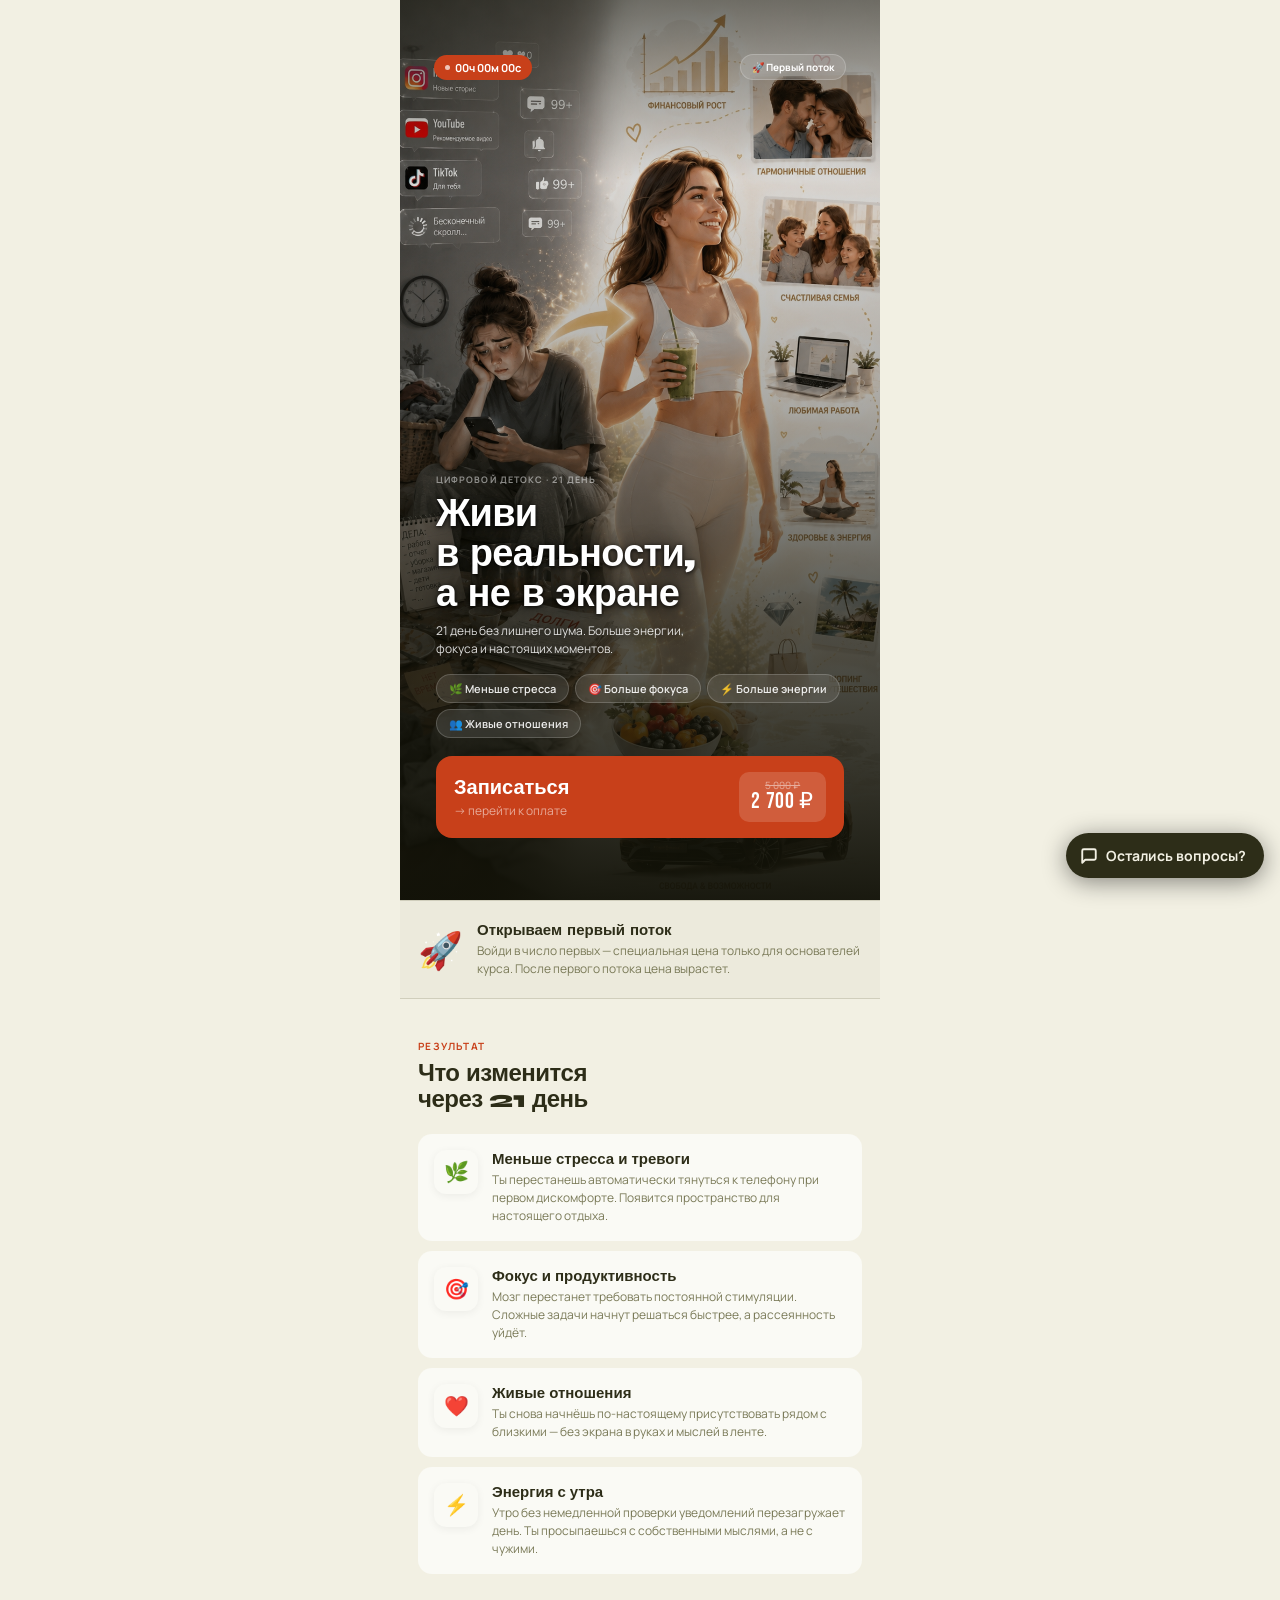
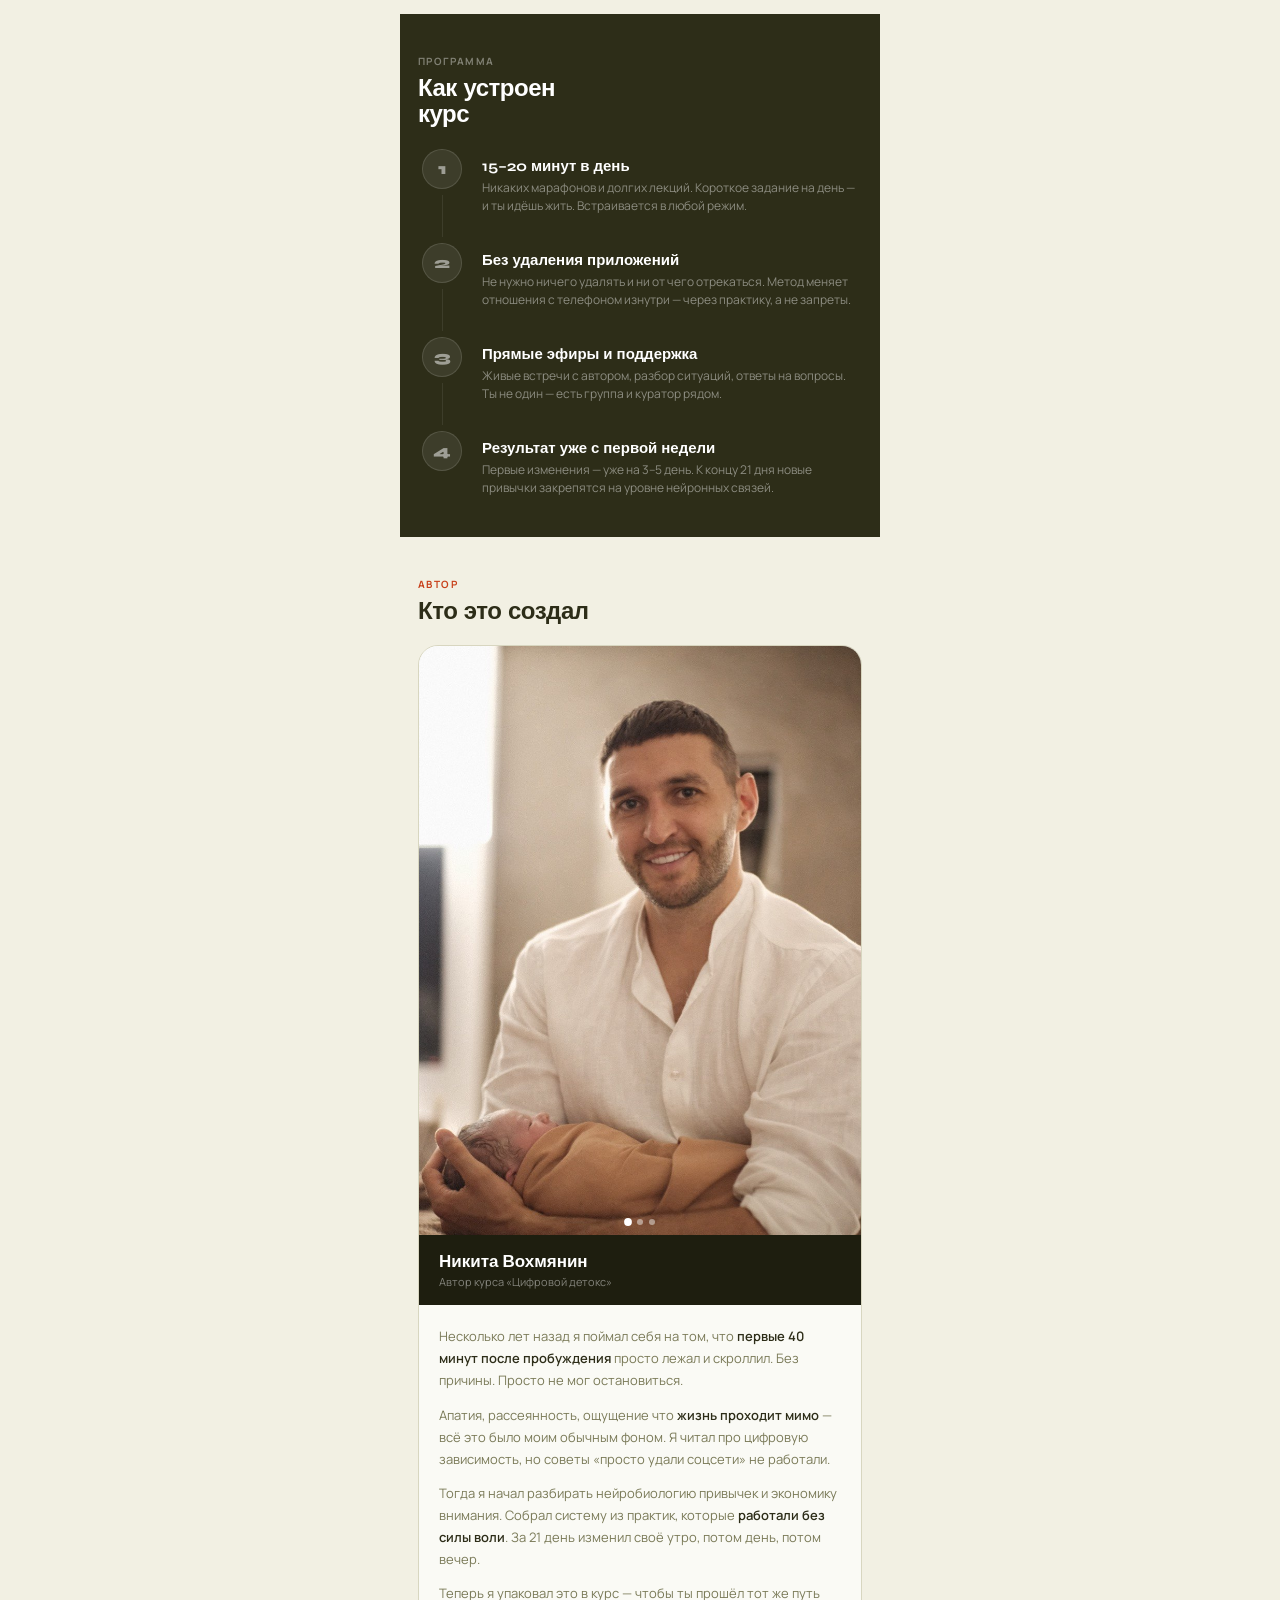
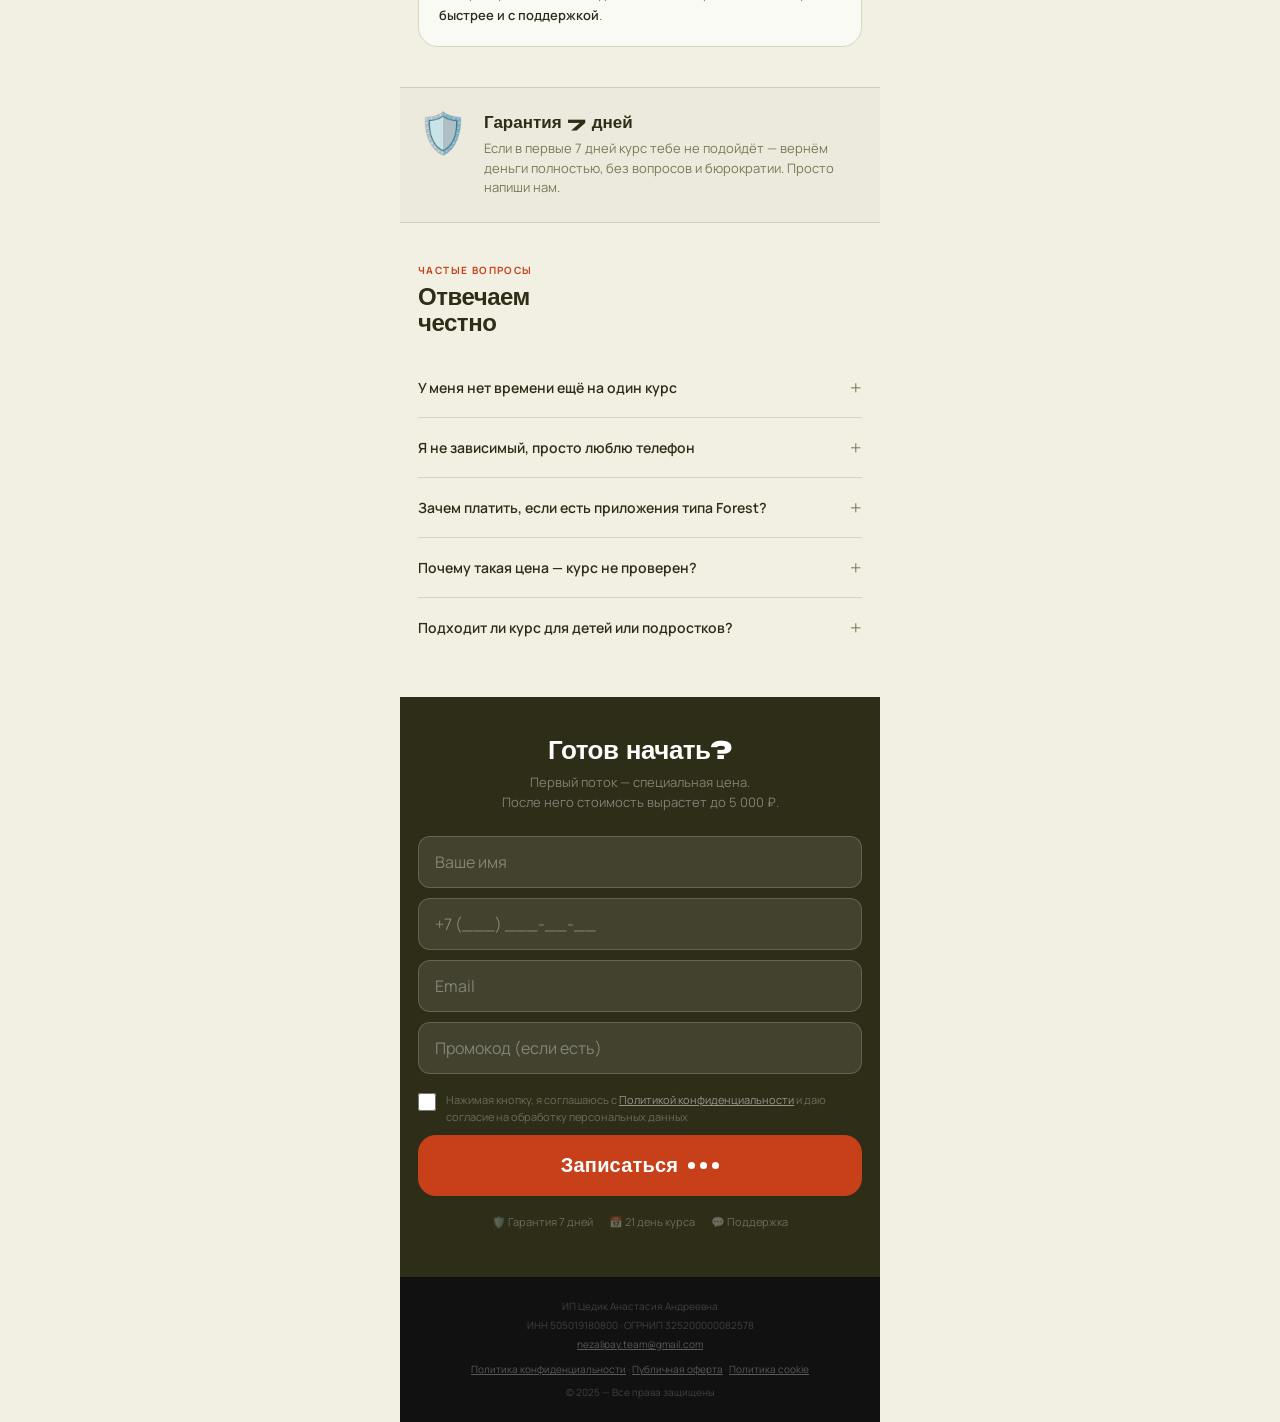
<file: index.html>
<!DOCTYPE html>
<html lang="ru">
<head>
  <meta charset="UTF-8">
  <meta name="viewport" content="width=device-width, initial-scale=1.0, maximum-scale=1.0">
  <title>Цифровой детокс — вернись к себе за 21 день</title>
  <meta name="description" content="Онлайн-курс «Цифровой детокс»: 21 день в закрытом Telegram-канале. Верни энергию, внимание и контроль над своей жизнью. Старт 1 июня. 2700 ₽.">
  <link rel="preconnect" href="https://fonts.googleapis.com">
  <link rel="preconnect" href="https://fonts.gstatic.com" crossorigin>
  <link href="https://fonts.googleapis.com/css2?family=Syne:wght@700;800&family=Bebas+Neue&family=Manrope:wght@400;500;600;700&display=swap" rel="stylesheet">

  <!-- Yandex.Metrika counter -->
  <script type="text/javascript">
    (function(m,e,t,r,i,k,a){m[i]=m[i]||function(){(m[i].a=m[i].a||[]).push(arguments)};
    m[i].l=1*new Date();
    for(var j=0;j<document.scripts.length;j++){if(document.scripts[j].src===r){return;}}
    k=e.createElement(t),a=e.getElementsByTagName(t)[0],k.async=1,k.src=r,a.parentNode.insertBefore(k,a)})
    (window,document,"script","https://mc.yandex.ru/metrika/tag.js","ym");
    ym(109292733,"init",{clickmap:true,trackLinks:true,accurateTrackBounce:true,webvisor:true});
  </script>
  <noscript><div><img src="https://mc.yandex.ru/watch/109292733" style="position:absolute;left:-9999px;" alt=""></div></noscript>

  <!-- Google tag (gtag.js) -->
  <script async src="https://www.googletagmanager.com/gtag/js?id=G-D9HLMJ9QW0"></script>
  <script>
    window.dataLayer = window.dataLayer || [];
    function gtag(){dataLayer.push(arguments);}
    gtag('js', new Date());
    gtag('config', 'G-D9HLMJ9QW0');
  </script>

<style>
*, *::before, *::after { margin: 0; padding: 0; box-sizing: border-box; }
:root {
  --red:    #c8401a;
  --dark:   #2d2d18;
  --cream:  #f2f0e3;
  --warm:   #1e1e0f;
  --muted:  #7a7a58;
  --border: #d8d6c0;
  --white:  #fafaf5;
}
html { scroll-behavior: smooth; }
body {
  background: var(--cream); color: var(--dark);
  font-family: 'Manrope', sans-serif; -webkit-font-smoothing: antialiased;
  max-width: 480px; margin: 0 auto; overflow-x: hidden;
}
/* HERO */
.hero { position: relative; height: 100svh; min-height: 580px; max-height: 900px; display: flex; flex-direction: column; overflow: hidden; }
.hero-img { position: absolute; inset: 0; width: 100%; height: 100%; object-fit: cover; object-position: 65% top; display: block; }
.hero-grad { position: absolute; inset: 0; background: linear-gradient(to bottom, rgba(18,18,8,.6) 0%, rgba(18,18,8,.15) 20%, rgba(18,18,8,.35) 45%, rgba(18,18,8,.7) 68%, rgba(18,18,8,.97) 100%); pointer-events: none; }
.hero-top { position: relative; z-index: 3; padding: 14px 16px 0; display: flex; align-items: center; justify-content: space-between; }
.timer-pill { background: var(--red); color: #fff; font-size: 10px; font-weight: 700; padding: 5px 11px; border-radius: 20px; display: flex; align-items: center; gap: 5px; }
.timer-dot { width: 5px; height: 5px; border-radius: 50%; background: rgba(255,255,255,.7); animation: blink 1.2s ease-in-out infinite; }
@keyframes blink { 0%,100%{opacity:1} 50%{opacity:.2} }
#hero-timer { font-size: 11px; }
.flow-badge { background: rgba(255,255,255,.12); backdrop-filter: blur(10px); -webkit-backdrop-filter: blur(10px); border: 1px solid rgba(255,255,255,.2); color: #fff; font-size: 10px; font-weight: 700; padding: 5px 11px; border-radius: 20px; display: flex; align-items: center; gap: 5px; }
.hero-bottom { position: relative; z-index: 3; padding: 0 18px 22px; margin-top: auto; }
.hero-tag { display: inline-block; font-size: 9px; font-weight: 700; letter-spacing: .12em; text-transform: uppercase; color: rgba(255,255,255,.5); margin-bottom: 8px; }
.hero-h1 { font-family: 'Syne', sans-serif; font-weight: 800; font-size: clamp(28px, 8vw, 38px); line-height: 1.05; letter-spacing: -.02em; color: #fff; margin-bottom: 8px; text-shadow: 0 2px 20px rgba(0,0,0,.7), 0 1px 4px rgba(0,0,0,.9); }
.hero-sub { font-size: 12px; color: rgba(255,255,255,.85); line-height: 1.5; margin-bottom: 16px; text-shadow: 0 1px 8px rgba(0,0,0,.8); }
.hero-chips { display: flex; flex-wrap: wrap; gap: 6px; margin-bottom: 18px; }
.chip { background: rgba(255,255,255,.1); backdrop-filter: blur(8px); -webkit-backdrop-filter: blur(8px); border: 1px solid rgba(255,255,255,.18); color: rgba(255,255,255,.9); font-size: 11px; font-weight: 600; padding: 6px 12px; border-radius: 24px; }
.hero-cta { display: flex; align-items: center; justify-content: space-between; background: var(--red); color: #fff; padding: 16px 18px; border-radius: 16px; border: none; width: 100%; cursor: pointer; text-decoration: none; transition: transform .1s, opacity .1s; }
.hero-cta:active { transform: scale(.98); opacity: .9; }
.cta-left-text { font-family: 'Syne', sans-serif; font-weight: 800; font-size: 20px; display: block; }
.cta-sub-text { font-size: 12px; opacity: .55; margin-top: 2px; display: block; }
.cta-price { background: rgba(255,255,255,.15); border-radius: 10px; padding: 8px 12px; text-align: center; flex-shrink: 0; }
.price-old { font-size: 10px; text-decoration: line-through; opacity: .5; display: block; line-height: 1; }
.price-new { font-family: 'Bebas Neue', sans-serif; font-weight: 400; font-size: 22px; display: block; line-height: 1.1; letter-spacing: .03em; }
/* СЕКЦИИ */
section { padding: 40px 18px; }
.section-eyebrow { font-size: 10px; font-weight: 700; letter-spacing: .14em; text-transform: uppercase; color: var(--red); margin-bottom: 8px; }
.section-h2 { font-family: 'Syne', sans-serif; font-weight: 800; font-size: 24px; line-height: 1.1; letter-spacing: -.02em; margin-bottom: 20px; }
/* ПЕРВЫЙ ПОТОК */
.flow-section { background: #eceadc; border-top: 1px solid #d0cebc; border-bottom: 1px solid #d0cebc; padding: 20px 18px; display: flex; align-items: center; gap: 14px; }
.flow-icon { font-size: 36px; flex-shrink: 0; line-height: 1; }
.flow-title { font-family: 'Syne', sans-serif; font-weight: 800; font-size: 15px; color: var(--dark); margin-bottom: 3px; }
.flow-desc { font-size: 12px; color: var(--muted); line-height: 1.5; }
/* БЕНЕФИТЫ */
.benefits-section { background: var(--cream); }
.benefit-card { background: var(--white); border-radius: 14px; padding: 16px; margin-bottom: 10px; display: flex; gap: 14px; align-items: flex-start; }
.benefit-card:last-child { margin-bottom: 0; }
.benefit-icon { width: 44px; height: 44px; border-radius: 12px; background: var(--white); display: flex; align-items: center; justify-content: center; font-size: 20px; flex-shrink: 0; box-shadow: 0 2px 8px rgba(0,0,0,.06); }
.benefit-title { font-family: 'Syne', sans-serif; font-weight: 700; font-size: 15px; margin-bottom: 3px; }
.benefit-desc { font-size: 12px; color: var(--muted); line-height: 1.5; }
/* КАК УСТРОЕНО */
.how-section { background: var(--dark); color: #fff; }
.how-section .section-h2 { color: #fff; }
.how-section .section-eyebrow { color: rgba(255,255,255,.4); }
.steps { display: flex; flex-direction: column; }
.step { display: grid; grid-template-columns: 48px 1fr; }
.step-left { display: flex; flex-direction: column; align-items: center; }
.step-num { width: 40px; height: 40px; border-radius: 50%; background: rgba(255,255,255,.08); border: 1px solid rgba(255,255,255,.12); display: flex; align-items: center; justify-content: center; font-family: 'Syne', sans-serif; font-weight: 800; font-size: 16px; color: rgba(255,255,255,.5); flex-shrink: 0; }
.step-line { width: 1px; flex: 1; background: rgba(255,255,255,.08); margin: 6px 0; min-height: 32px; }
.step-body { padding: 8px 0 28px 16px; }
.step-title { font-family: 'Syne', sans-serif; font-weight: 700; font-size: 15px; color: #fff; margin-bottom: 4px; }
.step-desc { font-size: 12px; color: rgba(255,255,255,.45); line-height: 1.5; }
.step:last-child .step-body { padding-bottom: 0; }
.step:last-child .step-line { display: none; }
/* АВТОР */
.author-section { background: var(--cream); }
.author-card { background: var(--white); border-radius: 20px; overflow: hidden; border: 1px solid var(--border); }
.author-swiper { position: relative; }
.author-swiper__track { display: flex; overflow-x: auto; scroll-snap-type: x mandatory; -webkit-overflow-scrolling: touch; scrollbar-width: none; }
.author-swiper__track::-webkit-scrollbar { display: none; }
.author-swiper__item { flex: 0 0 100%; scroll-snap-align: start; aspect-ratio: 3/4; overflow: hidden; }
.author-swiper__item img { width: 100%; height: 100%; object-fit: cover; display: block; }
.author-swiper__dots { position: absolute; bottom: 10px; left: 50%; transform: translateX(-50%); display: flex; gap: 6px; }
.author-swiper__dot { width: 6px; height: 6px; border-radius: 50%; background: rgba(255,255,255,.45); transition: background .2s, transform .2s; }
.author-swiper__dot.active { background: #fff; transform: scale(1.3); }
.author-top { background: var(--warm); padding: 16px 20px; }
.author-name { font-family: 'Syne', sans-serif; font-weight: 700; font-size: 17px; color: #fff; margin-bottom: 2px; }
.author-role { font-size: 11px; color: rgba(255,255,255,.45); }
.author-body { padding: 20px; }
.author-story { font-size: 13px; color: var(--muted); line-height: 1.7; }
.author-story p { margin-bottom: 12px; }
.author-story p:last-child { margin-bottom: 0; }
.author-story strong { color: var(--dark); font-weight: 600; }
/* ГАРАНТИЯ */
.guarantee-section { background: #eceadc; border-top: 1px solid #d0cebc; border-bottom: 1px solid #d0cebc; padding: 24px 18px; }
.guarantee-card { display: flex; gap: 16px; align-items: flex-start; }
.guarantee-icon { font-size: 40px; flex-shrink: 0; line-height: 1; }
.guarantee-title { font-family: 'Syne', sans-serif; font-weight: 800; font-size: 17px; color: var(--dark); margin-bottom: 6px; }
.guarantee-desc { font-size: 13px; color: var(--muted); line-height: 1.5; }
/* FAQ */
.faq-section { background: var(--cream); }
details { border-bottom: 1px solid var(--border); padding: 16px 0; }
details:last-of-type { border-bottom: none; }
summary { font-weight: 600; font-size: 14px; cursor: pointer; list-style: none; display: flex; justify-content: space-between; align-items: center; gap: 12px; color: var(--dark); }
summary::-webkit-details-marker { display: none; }
summary::after { content: '+'; font-size: 20px; color: var(--muted); font-weight: 300; flex-shrink: 0; transition: transform .2s; }
details[open] summary::after { transform: rotate(45deg); }
.faq-answer { font-size: 13px; color: var(--muted); line-height: 1.6; padding-top: 10px; }
/* ФИНАЛЬНЫЙ CTA */
.final-cta-section { background: var(--dark); padding: 40px 18px 48px; }
.final-cta-title { font-family: 'Syne', sans-serif; font-weight: 800; font-size: 26px; color: #fff; line-height: 1.1; letter-spacing: -.02em; margin-bottom: 8px; text-align: center; }
.final-cta-sub { font-size: 13px; color: rgba(255,255,255,.4); text-align: center; margin-bottom: 24px; line-height: 1.5; }
/* Форма */
.cta-form { display: flex; flex-direction: column; gap: 10px; margin-bottom: 14px; }
.cta-form input { width: 100%; padding: 14px 16px; background: rgba(255,255,255,.1); border: 1.5px solid rgba(255,255,255,.18); border-radius: 12px; font-family: 'Manrope', sans-serif; font-size: 16px; color: #fff; outline: none; -webkit-appearance: none; transition: border-color .2s, background .2s; }
.cta-form input::placeholder { color: rgba(255,255,255,.35); }
.cta-form input:focus { background: rgba(255,255,255,.15); border-color: rgba(255,255,255,.5); }
.cta-form input.input-error { border-color: #ef4444; background: rgba(239,68,68,.12); }
.promo-hint { font-size: 12px; padding: 2px 0 0 2px; line-height: 1.4; }
.promo-valid { color: #6ee7b7; }
.promo-invalid { color: rgba(255,255,255,.35); }
.form-consent { display: flex; gap: 10px; align-items: flex-start; cursor: pointer; padding: 4px 0; }
.form-consent input[type="checkbox"] { width: 18px; height: 18px; min-width: 18px; padding: 0; border-radius: 4px; margin-top: 1px; accent-color: var(--red); cursor: pointer; }
.form-consent span { font-size: 11px; color: rgba(255,255,255,.3); line-height: 1.5; }
.form-consent a { color: rgba(255,255,255,.5); text-decoration: underline; }
.form-error { font-size: 14px; color: #ff6b6b; font-weight: 600; text-align: center; padding: 12px 14px; background: rgba(239,68,68,.15); border: 1px solid rgba(239,68,68,.35); border-radius: 12px; margin: 8px 0 4px; line-height: 1.4; }
.submit-btn { display: flex; align-items: center; justify-content: center; gap: 10px; background: var(--red); color: #fff; padding: 18px 20px; border-radius: 18px; border: none; width: 100%; cursor: pointer; font-family: 'Syne', sans-serif; font-weight: 800; font-size: 20px; letter-spacing: .01em; transition: transform .1s, opacity .1s; margin-top: 6px; }
.submit-btn:active { transform: scale(.98); opacity: .9; }
.submit-btn:disabled { opacity: .65; cursor: default; }
.btn__loader { display: flex; gap: 5px; align-items: center; }
.loader-dot { width: 7px; height: 7px; border-radius: 50%; background: #fff; animation: ldot .8s ease-in-out infinite; }
.loader-dot:nth-child(2) { animation-delay: .15s; }
.loader-dot:nth-child(3) { animation-delay: .3s; }
@keyframes ldot { 0%,100%{opacity:.3;transform:scale(.75)} 50%{opacity:1;transform:scale(1)} }
.final-trust { display: flex; justify-content: center; gap: 16px; margin-top: 18px; flex-wrap: wrap; }
.final-trust-item { display: flex; align-items: center; gap: 5px; font-size: 11px; color: rgba(255,255,255,.3); }
/* FOOTER */
footer { background: #111; padding: 20px 18px; font-size: 10px; color: rgba(255,255,255,.2); text-align: center; line-height: 1.9; }
footer a { color: rgba(255,255,255,.3); text-decoration: underline; }
/* FAB CONTACT */
.fab-wrap { position: fixed; bottom: 22px; right: 16px; z-index: 200; display: flex; flex-direction: column; align-items: flex-end; gap: 10px; }
.fab-btn { position: relative; display: flex; align-items: center; gap: 8px; background: var(--dark); color: var(--cream); border: none; border-radius: 50px; padding: 13px 18px 13px 14px; font-family: 'Manrope', sans-serif; font-weight: 700; font-size: 14px; cursor: pointer; box-shadow: 0 4px 24px rgba(0,0,0,.45); -webkit-tap-highlight-color: transparent; white-space: nowrap; }
.fab-btn::after { content: ''; position: absolute; inset: -2px; border-radius: 50px; animation: fab-ring 2.8s ease-out infinite; }
.fab-wrap.open .fab-btn::after { animation: none; }
@keyframes fab-ring { 0%{box-shadow:0 0 0 0 rgba(200,64,26,.55)} 70%{box-shadow:0 0 0 12px rgba(200,64,26,0)} 100%{box-shadow:0 0 0 0 rgba(200,64,26,0)} }
.fab-menu { display: flex; flex-direction: column; gap: 9px; align-items: flex-end; }
.fab-item { display: flex; align-items: center; gap: 9px; padding: 11px 16px; border-radius: 50px; text-decoration: none; font-family: 'Manrope', sans-serif; font-weight: 600; font-size: 14px; color: #fff; box-shadow: 0 3px 14px rgba(0,0,0,.25); opacity: 0; transform: translateY(10px) scale(.94); transition: opacity .22s, transform .22s; pointer-events: none; white-space: nowrap; }
.fab-tg { background: #2AABEE; }
.fab-wa { background: #25D366; }
.fab-phone { background: var(--red); }
.fab-max { background: #7B2FBE; }
.fab-icon { width: 18px; height: 18px; flex-shrink: 0; }
.fab-wrap.open .fab-item { opacity: 1; transform: none; pointer-events: auto; }
.fab-wrap.open .fab-item:nth-child(4) { transition-delay: 0s; }
.fab-wrap.open .fab-item:nth-child(3) { transition-delay: .06s; }
.fab-wrap.open .fab-item:nth-child(2) { transition-delay: .12s; }
.fab-wrap.open .fab-item:nth-child(1) { transition-delay: .18s; }
</style>
</head>
<body>

<!-- HERO -->
<section class="hero" id="top">
  <img class="hero-img" src="assets/mobile-hero.png" alt="Цифровой детокс">
  <div class="hero-grad"></div>
  <div class="hero-top">
    <div class="timer-pill"><div class="timer-dot"></div><span id="hero-timer">2д 00ч 00м 00с</span></div>
    <div class="flow-badge">🚀 Первый поток</div>
  </div>
  <div class="hero-bottom">
    <span class="hero-tag">Цифровой детокс · 21 день</span>
    <h1 class="hero-h1">Живи<br>в реальности,<br>а не в экране</h1>
    <p class="hero-sub">21 день без лишнего шума. Больше энергии,<br>фокуса и настоящих моментов.</p>
    <div class="hero-chips">
      <span class="chip">🌿 Меньше стресса</span>
      <span class="chip">🎯 Больше фокуса</span>
      <span class="chip">⚡ Больше энергии</span>
      <span class="chip">👥 Живые отношения</span>
    </div>
    <a href="#final-cta" class="hero-cta">
      <div><span class="cta-left-text">Записаться</span><span class="cta-sub-text">→ перейти к оплате</span></div>
      <div class="cta-price"><span class="price-old">5 000 ₽</span><span class="price-new">2 700 ₽</span></div>
    </a>
  </div>
</section>

<!-- ПЕРВЫЙ ПОТОК -->
<div class="flow-section">
  <div class="flow-icon">🚀</div>
  <div>
    <div class="flow-title">Открываем первый поток</div>
    <div class="flow-desc">Войди в число первых — специальная цена только для основателей курса. После первого потока цена вырастет.</div>
  </div>
</div>

<!-- ЧТО ИЗМЕНИТСЯ -->
<section class="benefits-section">
  <p class="section-eyebrow">Результат</p>
  <h2 class="section-h2">Что изменится<br>через 21 день</h2>
  <div class="benefit-card"><div class="benefit-icon">🌿</div><div><div class="benefit-title">Меньше стресса и тревоги</div><div class="benefit-desc">Ты перестанешь автоматически тянуться к телефону при первом дискомфорте. Появится пространство для настоящего отдыха.</div></div></div>
  <div class="benefit-card"><div class="benefit-icon">🎯</div><div><div class="benefit-title">Фокус и продуктивность</div><div class="benefit-desc">Мозг перестанет требовать постоянной стимуляции. Сложные задачи начнут решаться быстрее, а рассеянность уйдёт.</div></div></div>
  <div class="benefit-card"><div class="benefit-icon">❤️</div><div><div class="benefit-title">Живые отношения</div><div class="benefit-desc">Ты снова начнёшь по-настоящему присутствовать рядом с близкими — без экрана в руках и мыслей в ленте.</div></div></div>
  <div class="benefit-card"><div class="benefit-icon">⚡</div><div><div class="benefit-title">Энергия с утра</div><div class="benefit-desc">Утро без немедленной проверки уведомлений перезагружает день. Ты просыпаешься с собственными мыслями, а не с чужими.</div></div></div>
</section>

<!-- КАК УСТРОЕНО -->
<section class="how-section" id="program">
  <p class="section-eyebrow">Программа</p>
  <h2 class="section-h2">Как устроен<br>курс</h2>
  <div class="steps">
    <div class="step"><div class="step-left"><div class="step-num">1</div><div class="step-line"></div></div><div class="step-body"><div class="step-title">15–20 минут в день</div><div class="step-desc">Никаких марафонов и долгих лекций. Короткое задание на день — и ты идёшь жить. Встраивается в любой режим.</div></div></div>
    <div class="step"><div class="step-left"><div class="step-num">2</div><div class="step-line"></div></div><div class="step-body"><div class="step-title">Без удаления приложений</div><div class="step-desc">Не нужно ничего удалять и ни от чего отрекаться. Метод меняет отношения с телефоном изнутри — через практику, а не запреты.</div></div></div>
    <div class="step"><div class="step-left"><div class="step-num">3</div><div class="step-line"></div></div><div class="step-body"><div class="step-title">Прямые эфиры и поддержка</div><div class="step-desc">Живые встречи с автором, разбор ситуаций, ответы на вопросы. Ты не один — есть группа и куратор рядом.</div></div></div>
    <div class="step"><div class="step-left"><div class="step-num">4</div></div><div class="step-body"><div class="step-title">Результат уже с первой недели</div><div class="step-desc">Первые изменения — уже на 3–5 день. К концу 21 дня новые привычки закрепятся на уровне нейронных связей.</div></div></div>
  </div>
</section>

<!-- ОБ АВТОРЕ -->
<section class="author-section">
  <p class="section-eyebrow">Автор</p>
  <h2 class="section-h2">Кто это создал</h2>
  <div class="author-card">
    <div class="author-swiper">
      <div class="author-swiper__track">
        <div class="author-swiper__item"><img src="assets/nik2.jpg" alt="Никита Вохмянин" style="object-position: center 35%;"></div>
        <div class="author-swiper__item"><img src="assets/nik1.jpg" alt="Никита Вохмянин" style="object-position: 18% 40%;"></div>
        <div class="author-swiper__item"><img src="assets/nik3.jpg" alt="Никита Вохмянин" style="object-position: center 10%;"></div>
      </div>
      <div class="author-swiper__dots">
        <span class="author-swiper__dot active"></span>
        <span class="author-swiper__dot"></span>
        <span class="author-swiper__dot"></span>
      </div>
    </div>
    <div class="author-top">
      <div class="author-name">Никита Вохмянин</div>
      <div class="author-role">Автор курса «Цифровой детокс»</div>
    </div>
    <div class="author-body">
      <div class="author-story">
        <p>Несколько лет назад я поймал себя на том, что <strong>первые 40 минут после пробуждения</strong> просто лежал и скроллил. Без причины. Просто не мог остановиться.</p>
        <p>Апатия, рассеянность, ощущение что <strong>жизнь проходит мимо</strong> — всё это было моим обычным фоном. Я читал про цифровую зависимость, но советы «просто удали соцсети» не работали.</p>
        <p>Тогда я начал разбирать нейробиологию привычек и экономику внимания. Собрал систему из практик, которые <strong>работали без силы воли</strong>. За 21 день изменил своё утро, потом день, потом вечер.</p>
        <p>Теперь я упаковал это в курс — чтобы ты прошёл тот же путь <strong>быстрее и с поддержкой</strong>.</p>
      </div>
    </div>
  </div>
</section>

<!-- ГАРАНТИЯ -->
<div class="guarantee-section">
  <div class="guarantee-card">
    <div class="guarantee-icon">🛡️</div>
    <div><div class="guarantee-title">Гарантия 7 дней</div><div class="guarantee-desc">Если в первые 7 дней курс тебе не подойдёт — вернём деньги полностью, без вопросов и бюрократии. Просто напиши нам.</div></div>
  </div>
</div>

<!-- FAQ -->
<section class="faq-section">
  <p class="section-eyebrow">Частые вопросы</p>
  <h2 class="section-h2">Отвечаем<br>честно</h2>
  <details><summary>У меня нет времени ещё на один курс</summary><div class="faq-answer">15–20 минут в день — это меньше, чем один заход в Instagram. Курс специально устроен так, чтобы вписываться в любой ритм. Большинство заданий можно делать в транспорте или перед сном.</div></details>
  <details><summary>Я не зависимый, просто люблю телефон</summary><div class="faq-answer">Зависимость — это громкое слово. Если ты иногда ловишь себя за бесцельным скроллингом, откладываешь важное ради ленты или проверяешь телефон без причины — курс про тебя. Это не патология, это просто привычка. И её можно изменить.</div></details>
  <details><summary>Зачем платить, если есть приложения типа Forest?</summary><div class="faq-answer">Приложения блокируют симптом, а не причину. Курс работает с тем, почему ты вообще тянешься к телефону — со скукой, тревогой, привычкой искать стимуляцию. После курса не нужно никаких блокировщиков.</div></details>
  <details><summary>Почему такая цена — курс не проверен?</summary><div class="faq-answer">Всё верно — это первый поток, и мы это не скрываем. Именно поэтому цена специальная. Ты получаешь прямой доступ к автору, живые эфиры и максимальное внимание. Плюс гарантия возврата — никакого риска.</div></details>
  <details><summary>Подходит ли курс для детей или подростков?</summary><div class="faq-answer">Курс создан для взрослых, но многие техники отлично работают и с детьми — особенно если родитель проходит курс сам и показывает пример. Отдельной программы для детей пока нет.</div></details>
</section>

<!-- ФИНАЛЬНЫЙ CTA -->
<section class="final-cta-section" id="final-cta">
  <div class="final-cta-title">Готов начать?</div>
  <div class="final-cta-sub">Первый поток — специальная цена.<br>После него стоимость вырастет до 5 000 ₽.</div>
  <form id="lead-form-cta" novalidate>
    <div class="cta-form">
      <input type="text"  name="name"  placeholder="Ваше имя"             autocomplete="name"  required>
      <input type="tel"   name="phone" placeholder="+7 (___) ___-__-__"   autocomplete="tel"   required>
      <input type="email" name="email" placeholder="Email"                autocomplete="email" required>
      <input type="text"  name="promo" placeholder="Промокод (если есть)" autocomplete="off" maxlength="32">
      <div class="promo-hint" hidden></div>
    </div>
    <label class="form-consent">
      <input type="checkbox" name="consent" required>
      <span>Нажимая кнопку, я соглашаюсь с <a href="privacy.html" target="_blank">Политикой конфиденциальности</a> и даю согласие на обработку персональных данных</span>
    </label>
    <div class="form-error" id="form-cta-error" hidden></div>
    <button type="submit" class="submit-btn">
      <span class="btn__text">Записаться</span>
      <span class="btn__loader" hidden>
        <span class="loader-dot"></span><span class="loader-dot"></span><span class="loader-dot"></span>
      </span>
    </button>
  </form>
  <div id="yookassa-widget" hidden></div>
  <div class="final-trust">
    <div class="final-trust-item">🛡️ Гарантия 7 дней</div>
    <div class="final-trust-item">📅 21 день курса</div>
    <div class="final-trust-item">💬 Поддержка</div>
  </div>
</section>

<!-- FOOTER -->
<footer>
  <p>ИП Цедик Анастасия Андреевна</p>
  <p>ИНН 505019180800 · ОГРНИП 325200000082578</p>
  <p><a href="mailto:nezalipay.team@gmail.com">nezalipay.team@gmail.com</a></p>
  <p style="margin-top:6px"><a href="privacy.html">Политика конфиденциальности</a> · <a href="offer.html">Публичная оферта</a> · <a href="cookie.html">Политика cookie</a></p>
  <p style="margin-top:4px">© 2025 — Все права защищены</p>
</footer>

<!-- FAB CONTACT -->
<div class="fab-wrap" id="fab-wrap">
  <div class="fab-menu">
    <a href="https://t.me/vnik106" class="fab-item fab-tg" target="_blank" rel="noopener">
      <svg class="fab-icon" viewBox="0 0 24 24" fill="currentColor"><path d="M11.944 0A12 12 0 000 12a12 12 0 0012 12 12 12 0 0012-12A12 12 0 0012 0a12 12 0 00-.056 0zm4.962 7.224c.1-.002.321.023.465.14a.506.506 0 01.171.325c.016.093.036.306.02.472-.18 1.898-.962 6.502-1.36 8.627-.168.9-.499 1.201-.82 1.23-.696.065-1.225-.46-1.9-.902-1.056-.693-1.653-1.124-2.678-1.8-1.185-.78-.417-1.21.258-1.91.177-.184 3.247-2.977 3.307-3.23.007-.032.014-.15-.056-.212s-.174-.041-.249-.024c-.106.024-1.793 1.14-5.061 3.345-.48.33-.913.49-1.302.48-.428-.008-1.252-.241-1.865-.44-.752-.245-1.349-.374-1.297-.789.027-.216.325-.437.893-.663 3.498-1.524 5.83-2.529 6.998-3.014 3.332-1.386 4.025-1.627 4.476-1.635z"/></svg>
      Telegram
    </a>
    <a href="https://wa.me/79898541117" class="fab-item fab-wa" target="_blank" rel="noopener">
      <svg class="fab-icon" viewBox="0 0 24 24" fill="currentColor"><path d="M17.472 14.382c-.297-.149-1.758-.867-2.03-.967-.273-.099-.471-.148-.67.15-.197.297-.767.966-.94 1.164-.173.199-.347.223-.644.075-.297-.15-1.255-.463-2.39-1.475-.883-.788-1.48-1.761-1.653-2.059-.173-.297-.018-.458.13-.606.134-.133.298-.347.446-.52.149-.174.198-.298.298-.497.099-.198.05-.371-.025-.52-.075-.149-.669-1.612-.916-2.207-.242-.579-.487-.5-.669-.51-.173-.008-.371-.01-.57-.01-.198 0-.52.074-.792.372-.272.297-1.04 1.016-1.04 2.479 0 1.462 1.065 2.875 1.213 3.074.149.198 2.096 3.2 5.077 4.487.709.306 1.262.489 1.694.625.712.227 1.36.195 1.871.118.571-.085 1.758-.719 2.006-1.413.248-.694.248-1.289.173-1.413-.074-.124-.272-.198-.57-.347m-5.421 7.403h-.004a9.87 9.87 0 01-5.031-1.378l-.361-.214-3.741.982.998-3.648-.235-.374a9.86 9.86 0 01-1.51-5.26c.001-5.45 4.436-9.884 9.888-9.884 2.64 0 5.122 1.03 6.988 2.898a9.825 9.825 0 012.893 6.994c-.003 5.45-4.437 9.884-9.885 9.884m8.413-18.297A11.815 11.815 0 0012.05 0C5.495 0 .16 5.335.157 11.892c0 2.096.547 4.142 1.588 5.945L.057 24l6.305-1.654a11.882 11.882 0 005.683 1.448h.005c6.554 0 11.89-5.335 11.893-11.893a11.821 11.821 0 00-3.48-8.413z"/></svg>
      WhatsApp
    </a>
    <a href="tel:+79898541117" class="fab-item fab-phone">
      <svg class="fab-icon" viewBox="0 0 24 24" fill="none" stroke="currentColor" stroke-width="2.5" stroke-linecap="round" stroke-linejoin="round"><path d="M22 16.92v3a2 2 0 01-2.18 2 19.79 19.79 0 01-8.63-3.07A19.5 19.5 0 013.07 8.81a19.79 19.79 0 01-3.07-8.67A2 2 0 012 0h3a2 2 0 012 1.72 12.84 12.84 0 00.7 2.81 2 2 0 01-.45 2.11L6.09 7.91a16 16 0 006 6l1.27-1.27a2 2 0 012.11-.45 12.84 12.84 0 002.81.7A2 2 0 0122 14v3z"/></svg>
      Позвонить
    </a>
    <a href="https://max.ru/u/f9LHodD0cOLyqNjWEKdHYLxaFzTRxgmuUdNjuRVvnNvHUkOUgeQA0rkMRjI" class="fab-item fab-max" target="_blank" rel="noopener">
      <svg class="fab-icon" viewBox="0 0 24 24" fill="currentColor"><path d="M12 2C6.48 2 2 6.48 2 12s4.48 10 10 10 10-4.48 10-10S17.52 2 12 2zm-1 14H9V8h2v8zm4 0h-2V8h2v8z"/><path d="M8 8h2v8H8zm6 0h2v8h-2z" opacity="0"/><text x="5.5" y="16.5" font-family="Arial" font-weight="900" font-size="11" fill="white">MAX</text></svg>
      MAX
    </a>
  </div>
  <button class="fab-btn" id="fab-btn" aria-label="Связаться">
    <svg width="18" height="18" viewBox="0 0 24 24" fill="none" stroke="currentColor" stroke-width="2.5" stroke-linecap="round" stroke-linejoin="round"><path d="M21 15a2 2 0 01-2 2H7l-4 4V5a2 2 0 012-2h14a2 2 0 012 2z"/></svg>
    Остались вопросы?
  </button>
</div>
<script>
(function(){
  var w=document.getElementById('fab-wrap'),b=document.getElementById('fab-btn');
  b.addEventListener('click',function(e){e.stopPropagation();w.classList.toggle('open');});
  document.addEventListener('click',function(){w.classList.remove('open');});
})();
</script>

<script src="https://yookassa.ru/checkout-widget/v1/checkout-widget.js"></script>
<script src="main.js?v=4"></script>
</body>
</html>
</file>
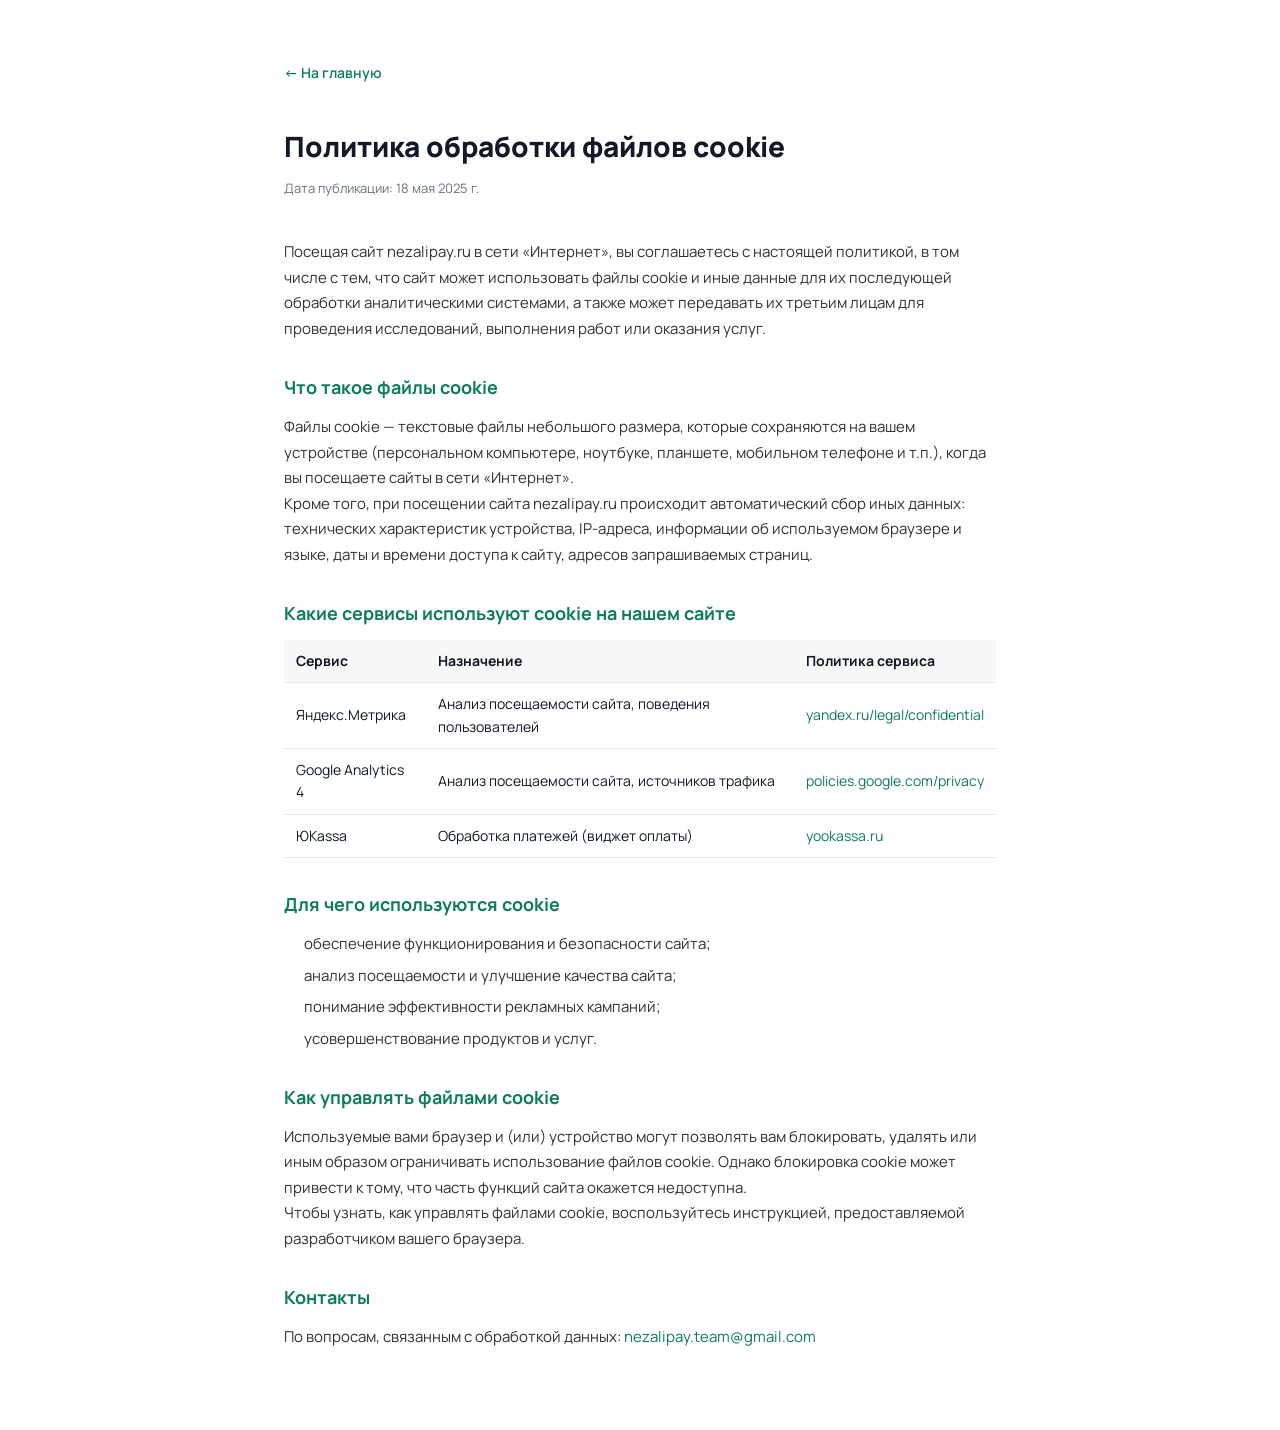
<file: cookie.html>
<!DOCTYPE html>
<html lang="ru">
<head>
  <meta charset="UTF-8">
  <meta name="viewport" content="width=device-width, initial-scale=1.0">
  <title>Политика обработки файлов cookie — Цифровой детокс</title>
  <link rel="preconnect" href="https://fonts.googleapis.com">
  <link rel="preconnect" href="https://fonts.gstatic.com" crossorigin>
  <link href="https://fonts.googleapis.com/css2?family=Manrope:wght@400;500;600;700;800&display=swap" rel="stylesheet">
  <link rel="stylesheet" href="style.css?v=6">
  <style>
    .legal-page { max-width: 760px; margin: 0 auto; padding: 60px 24px 80px; }
    .legal-page h1 { font-size: 28px; font-weight: 800; margin-bottom: 8px; }
    .legal-page .updated { font-size: 13px; color: var(--gray); margin-bottom: 40px; }
    .legal-page h2 { font-size: 18px; font-weight: 700; margin: 32px 0 12px; color: var(--green); }
    .legal-page p, .legal-page li { font-size: 15px; line-height: 1.7; color: #333; }
    .legal-page ul { padding-left: 20px; margin: 8px 0; }
    .legal-page li { margin-bottom: 6px; }
    .legal-page a { color: var(--green); }
    .back-link { display: inline-flex; align-items: center; gap: 6px; font-size: 14px; font-weight: 600; color: var(--green); text-decoration: none; margin-bottom: 40px; }
    .back-link:hover { opacity: 0.8; }
    table { width: 100%; border-collapse: collapse; margin: 12px 0; font-size: 14px; }
    th, td { text-align: left; padding: 10px 12px; border-bottom: 1px solid #e8e8e8; }
    th { font-weight: 700; background: #f8f8f8; }
  </style>
</head>
<body>
<div class="legal-page">
  <a href="index.html" class="back-link">← На главную</a>

  <h1>Политика обработки файлов cookie</h1>
  <p class="updated">Дата публикации: 18 мая 2025 г.</p>

  <p>Посещая сайт nezalipay.ru в сети «Интернет», вы соглашаетесь с настоящей политикой, в том числе с тем, что сайт может использовать файлы cookie и иные данные для их последующей обработки аналитическими системами, а также может передавать их третьим лицам для проведения исследований, выполнения работ или оказания услуг.</p>

  <h2>Что такое файлы cookie</h2>
  <p>Файлы cookie — текстовые файлы небольшого размера, которые сохраняются на вашем устройстве (персональном компьютере, ноутбуке, планшете, мобильном телефоне и т.п.), когда вы посещаете сайты в сети «Интернет».</p>
  <p>Кроме того, при посещении сайта nezalipay.ru происходит автоматический сбор иных данных: технических характеристик устройства, IP-адреса, информации об используемом браузере и языке, даты и времени доступа к сайту, адресов запрашиваемых страниц.</p>

  <h2>Какие сервисы используют cookie на нашем сайте</h2>
  <table>
    <tr>
      <th>Сервис</th>
      <th>Назначение</th>
      <th>Политика сервиса</th>
    </tr>
    <tr>
      <td>Яндекс.Метрика</td>
      <td>Анализ посещаемости сайта, поведения пользователей</td>
      <td><a href="https://yandex.ru/legal/confidential/" target="_blank" rel="noopener">yandex.ru/legal/confidential</a></td>
    </tr>
    <tr>
      <td>Google Analytics 4</td>
      <td>Анализ посещаемости сайта, источников трафика</td>
      <td><a href="https://policies.google.com/privacy" target="_blank" rel="noopener">policies.google.com/privacy</a></td>
    </tr>
    <tr>
      <td>ЮKassa</td>
      <td>Обработка платежей (виджет оплаты)</td>
      <td><a href="https://yookassa.ru/docs/support/merchant/payments/checkout-widget" target="_blank" rel="noopener">yookassa.ru</a></td>
    </tr>
  </table>

  <h2>Для чего используются cookie</h2>
  <ul>
    <li>обеспечение функционирования и безопасности сайта;</li>
    <li>анализ посещаемости и улучшение качества сайта;</li>
    <li>понимание эффективности рекламных кампаний;</li>
    <li>усовершенствование продуктов и услуг.</li>
  </ul>

  <h2>Как управлять файлами cookie</h2>
  <p>Используемые вами браузер и (или) устройство могут позволять вам блокировать, удалять или иным образом ограничивать использование файлов cookie. Однако блокировка cookie может привести к тому, что часть функций сайта окажется недоступна.</p>
  <p>Чтобы узнать, как управлять файлами cookie, воспользуйтесь инструкцией, предоставляемой разработчиком вашего браузера.</p>

  <h2>Контакты</h2>
  <p>По вопросам, связанным с обработкой данных: <a href="mailto:nezalipay.team@gmail.com">nezalipay.team@gmail.com</a></p>
</div>
</body>
</html>
</file>
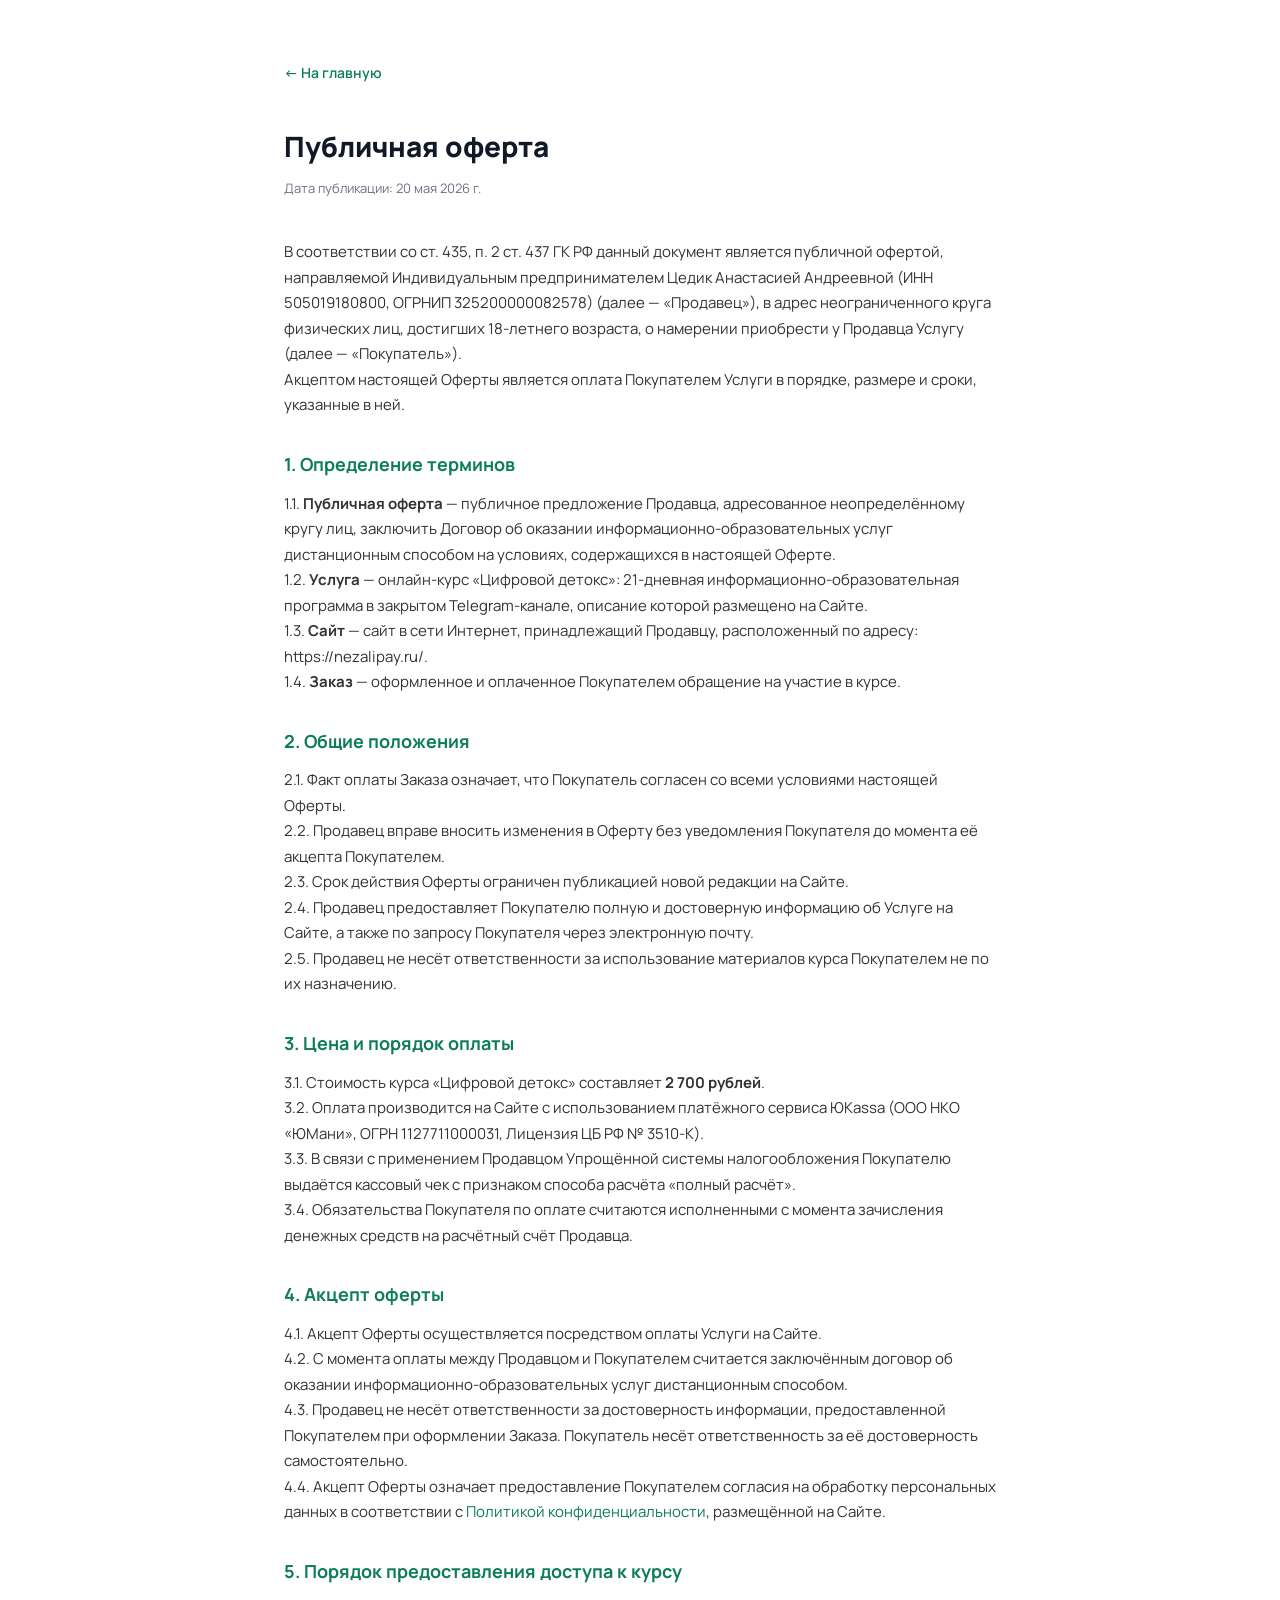
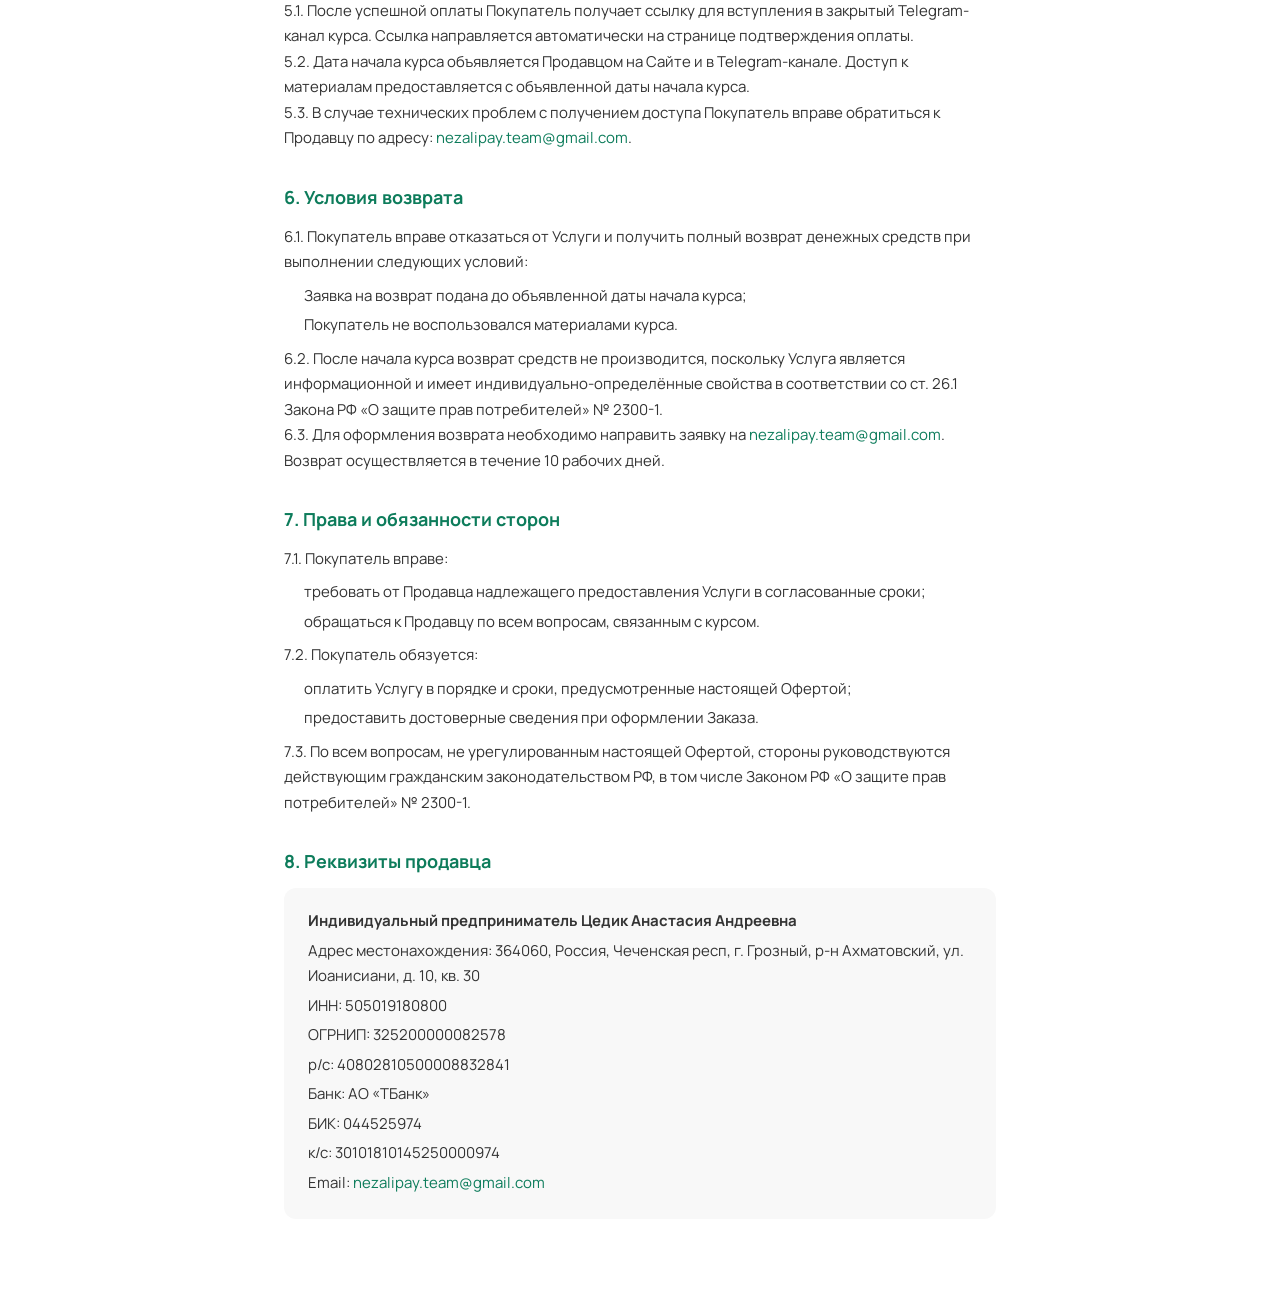
<file: offer.html>
<!DOCTYPE html>
<html lang="ru">
<head>
  <meta charset="UTF-8">
  <meta name="viewport" content="width=device-width, initial-scale=1.0">
  <title>Публичная оферта — Цифровой детокс</title>
  <link rel="preconnect" href="https://fonts.googleapis.com">
  <link rel="preconnect" href="https://fonts.gstatic.com" crossorigin>
  <link href="https://fonts.googleapis.com/css2?family=Manrope:wght@400;500;600;700;800&display=swap" rel="stylesheet">
  <link rel="stylesheet" href="style.css?v=6">
  <style>
    .legal-page { max-width: 760px; margin: 0 auto; padding: 60px 24px 80px; }
    .legal-page h1 { font-size: 28px; font-weight: 800; margin-bottom: 8px; }
    .legal-page .updated { font-size: 13px; color: var(--gray); margin-bottom: 40px; }
    .legal-page h2 { font-size: 18px; font-weight: 700; margin: 32px 0 12px; color: var(--green); }
    .legal-page p, .legal-page li { font-size: 15px; line-height: 1.7; color: #333; }
    .legal-page ul { padding-left: 20px; margin: 8px 0; }
    .legal-page li { margin-bottom: 4px; }
    .legal-page a { color: var(--green); }
    .legal-page .requisites { background: #f8f8f8; border-radius: 12px; padding: 20px 24px; margin-top: 12px; }
    .legal-page .requisites p { margin-bottom: 4px; }
    .back-link { display: inline-flex; align-items: center; gap: 6px; font-size: 14px; font-weight: 600; color: var(--green); text-decoration: none; margin-bottom: 40px; }
    .back-link:hover { opacity: 0.8; }
  </style>
</head>
<body>
<div class="legal-page">
  <a href="index.html" class="back-link">← На главную</a>
  <h1>Публичная оферта</h1>
  <p class="updated">Дата публикации: 20 мая 2026 г.</p>

  <p>В соответствии со ст. 435, п. 2 ст. 437 ГК РФ данный документ является публичной офертой, направляемой Индивидуальным предпринимателем Цедик Анастасией Андреевной (ИНН 505019180800, ОГРНИП 325200000082578) (далее — «Продавец»), в адрес неограниченного круга физических лиц, достигших 18-летнего возраста, о намерении приобрести у Продавца Услугу (далее — «Покупатель»).</p>
  <p>Акцептом настоящей Оферты является оплата Покупателем Услуги в порядке, размере и сроки, указанные в ней.</p>

  <h2>1. Определение терминов</h2>
  <p>1.1. <strong>Публичная оферта</strong> — публичное предложение Продавца, адресованное неопределённому кругу лиц, заключить Договор об оказании информационно-образовательных услуг дистанционным способом на условиях, содержащихся в настоящей Оферте.</p>
  <p>1.2. <strong>Услуга</strong> — онлайн-курс «Цифровой детокс»: 21-дневная информационно-образовательная программа в закрытом Telegram-канале, описание которой размещено на Сайте.</p>
  <p>1.3. <strong>Сайт</strong> — сайт в сети Интернет, принадлежащий Продавцу, расположенный по адресу: https://nezalipay.ru/.</p>
  <p>1.4. <strong>Заказ</strong> — оформленное и оплаченное Покупателем обращение на участие в курсе.</p>

  <h2>2. Общие положения</h2>
  <p>2.1. Факт оплаты Заказа означает, что Покупатель согласен со всеми условиями настоящей Оферты.</p>
  <p>2.2. Продавец вправе вносить изменения в Оферту без уведомления Покупателя до момента её акцепта Покупателем.</p>
  <p>2.3. Срок действия Оферты ограничен публикацией новой редакции на Сайте.</p>
  <p>2.4. Продавец предоставляет Покупателю полную и достоверную информацию об Услуге на Сайте, а также по запросу Покупателя через электронную почту.</p>
  <p>2.5. Продавец не несёт ответственности за использование материалов курса Покупателем не по их назначению.</p>

  <h2>3. Цена и порядок оплаты</h2>
  <p>3.1. Стоимость курса «Цифровой детокс» составляет <strong>2 700 рублей</strong>.</p>
  <p>3.2. Оплата производится на Сайте с использованием платёжного сервиса ЮKassa (ООО НКО «ЮМани», ОГРН 1127711000031, Лицензия ЦБ РФ № 3510-К).</p>
  <p>3.3. В связи с применением Продавцом Упрощённой системы налогообложения Покупателю выдаётся кассовый чек с признаком способа расчёта «полный расчёт».</p>
  <p>3.4. Обязательства Покупателя по оплате считаются исполненными с момента зачисления денежных средств на расчётный счёт Продавца.</p>

  <h2>4. Акцепт оферты</h2>
  <p>4.1. Акцепт Оферты осуществляется посредством оплаты Услуги на Сайте.</p>
  <p>4.2. С момента оплаты между Продавцом и Покупателем считается заключённым договор об оказании информационно-образовательных услуг дистанционным способом.</p>
  <p>4.3. Продавец не несёт ответственности за достоверность информации, предоставленной Покупателем при оформлении Заказа. Покупатель несёт ответственность за её достоверность самостоятельно.</p>
  <p>4.4. Акцепт Оферты означает предоставление Покупателем согласия на обработку персональных данных в соответствии с <a href="privacy.html">Политикой конфиденциальности</a>, размещённой на Сайте.</p>

  <h2>5. Порядок предоставления доступа к курсу</h2>
  <p>5.1. После успешной оплаты Покупатель получает ссылку для вступления в закрытый Telegram-канал курса. Ссылка направляется автоматически на странице подтверждения оплаты.</p>
  <p>5.2. Дата начала курса объявляется Продавцом на Сайте и в Telegram-канале. Доступ к материалам предоставляется с объявленной даты начала курса.</p>
  <p>5.3. В случае технических проблем с получением доступа Покупатель вправе обратиться к Продавцу по адресу: <a href="mailto:nezalipay.team@gmail.com">nezalipay.team@gmail.com</a>.</p>

  <h2>6. Условия возврата</h2>
  <p>6.1. Покупатель вправе отказаться от Услуги и получить полный возврат денежных средств при выполнении следующих условий:</p>
  <ul>
    <li>Заявка на возврат подана до объявленной даты начала курса;</li>
    <li>Покупатель не воспользовался материалами курса.</li>
  </ul>
  <p>6.2. После начала курса возврат средств не производится, поскольку Услуга является информационной и имеет индивидуально-определённые свойства в соответствии со ст. 26.1 Закона РФ «О защите прав потребителей» № 2300-1.</p>
  <p>6.3. Для оформления возврата необходимо направить заявку на <a href="mailto:nezalipay.team@gmail.com">nezalipay.team@gmail.com</a>. Возврат осуществляется в течение 10 рабочих дней.</p>

  <h2>7. Права и обязанности сторон</h2>
  <p>7.1. Покупатель вправе:</p>
  <ul>
    <li>требовать от Продавца надлежащего предоставления Услуги в согласованные сроки;</li>
    <li>обращаться к Продавцу по всем вопросам, связанным с курсом.</li>
  </ul>
  <p>7.2. Покупатель обязуется:</p>
  <ul>
    <li>оплатить Услугу в порядке и сроки, предусмотренные настоящей Офертой;</li>
    <li>предоставить достоверные сведения при оформлении Заказа.</li>
  </ul>
  <p>7.3. По всем вопросам, не урегулированным настоящей Офертой, стороны руководствуются действующим гражданским законодательством РФ, в том числе Законом РФ «О защите прав потребителей» № 2300-1.</p>

  <h2>8. Реквизиты продавца</h2>
  <div class="requisites">
    <p><strong>Индивидуальный предприниматель Цедик Анастасия Андреевна</strong></p>
    <p>Адрес местонахождения: 364060, Россия, Чеченская респ, г. Грозный, р-н Ахматовский, ул. Иоанисиани, д. 10, кв. 30</p>
    <p>ИНН: 505019180800</p>
    <p>ОГРНИП: 325200000082578</p>
    <p>р/с: 40802810500008832841</p>
    <p>Банк: АО «ТБанк»</p>
    <p>БИК: 044525974</p>
    <p>к/с: 30101810145250000974</p>
    <p>Email: <a href="mailto:nezalipay.team@gmail.com">nezalipay.team@gmail.com</a></p>
  </div>
</div>
</body>
</html>
</file>
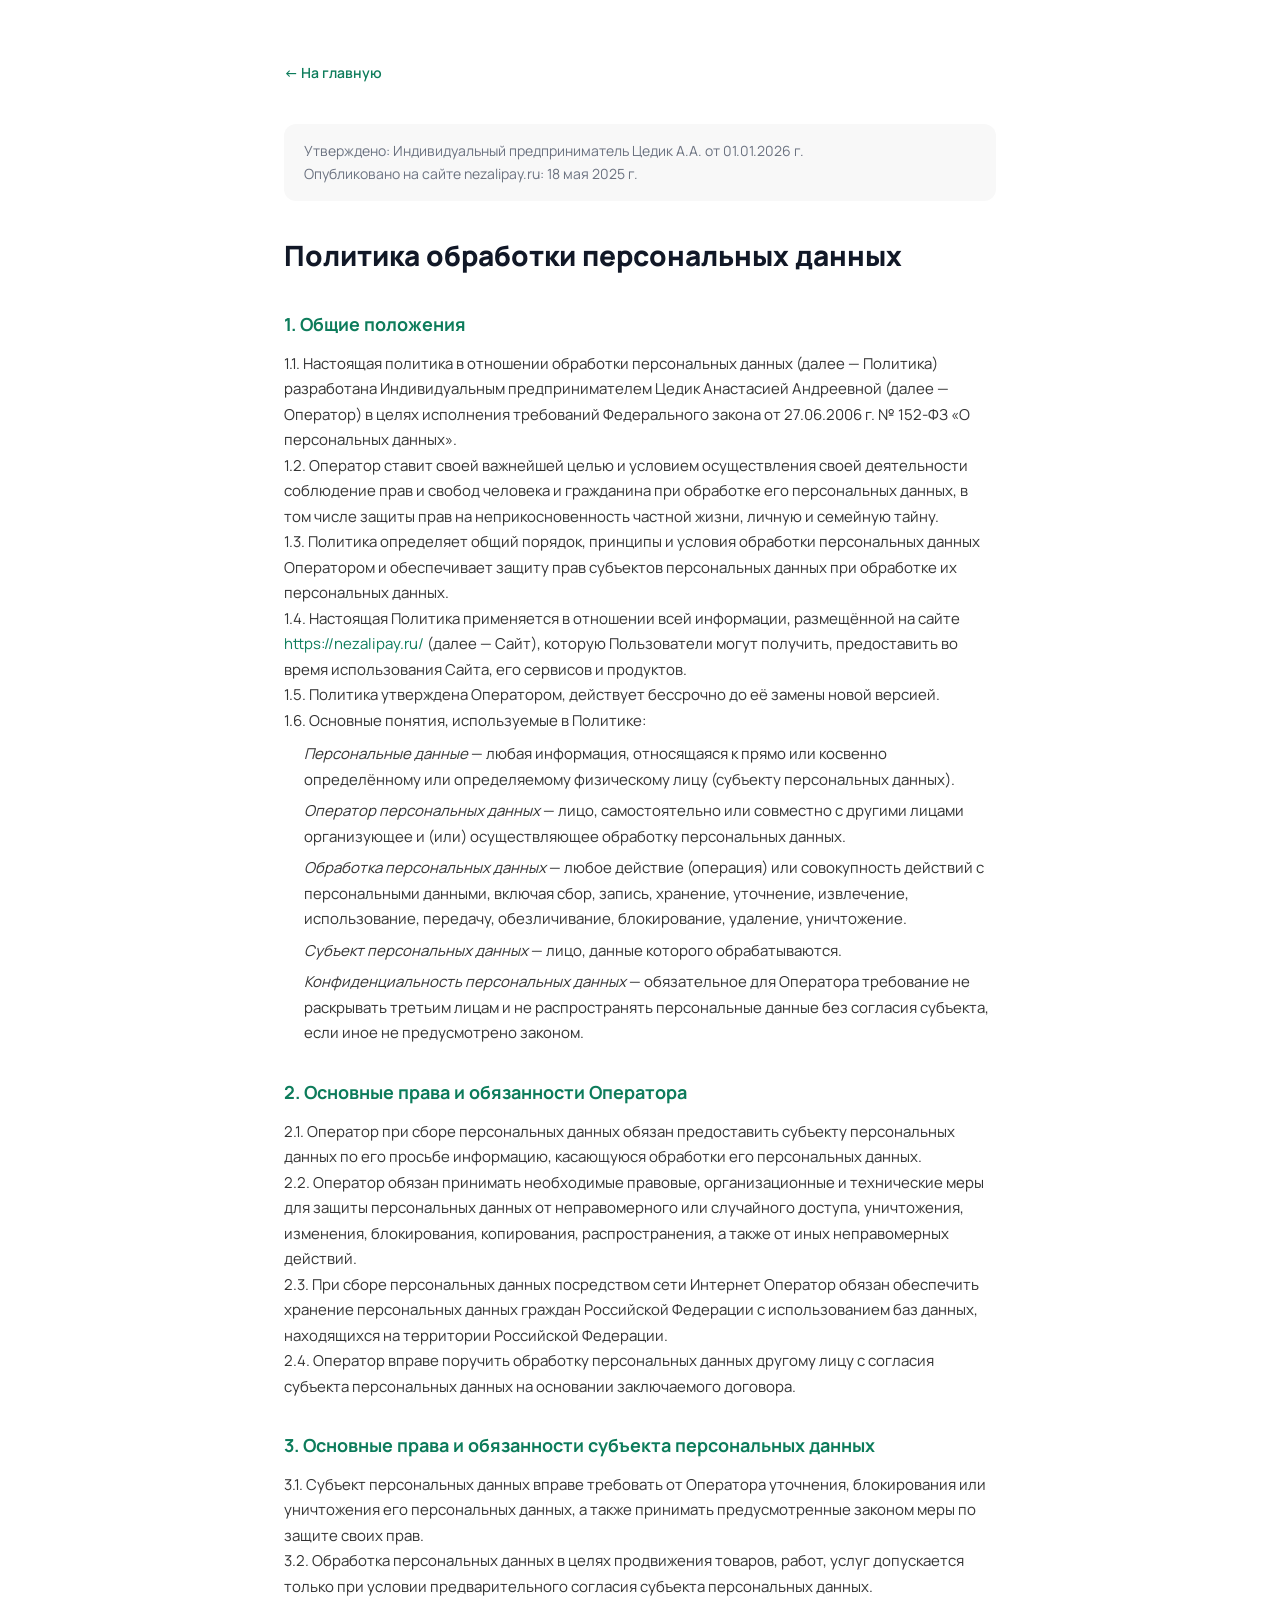
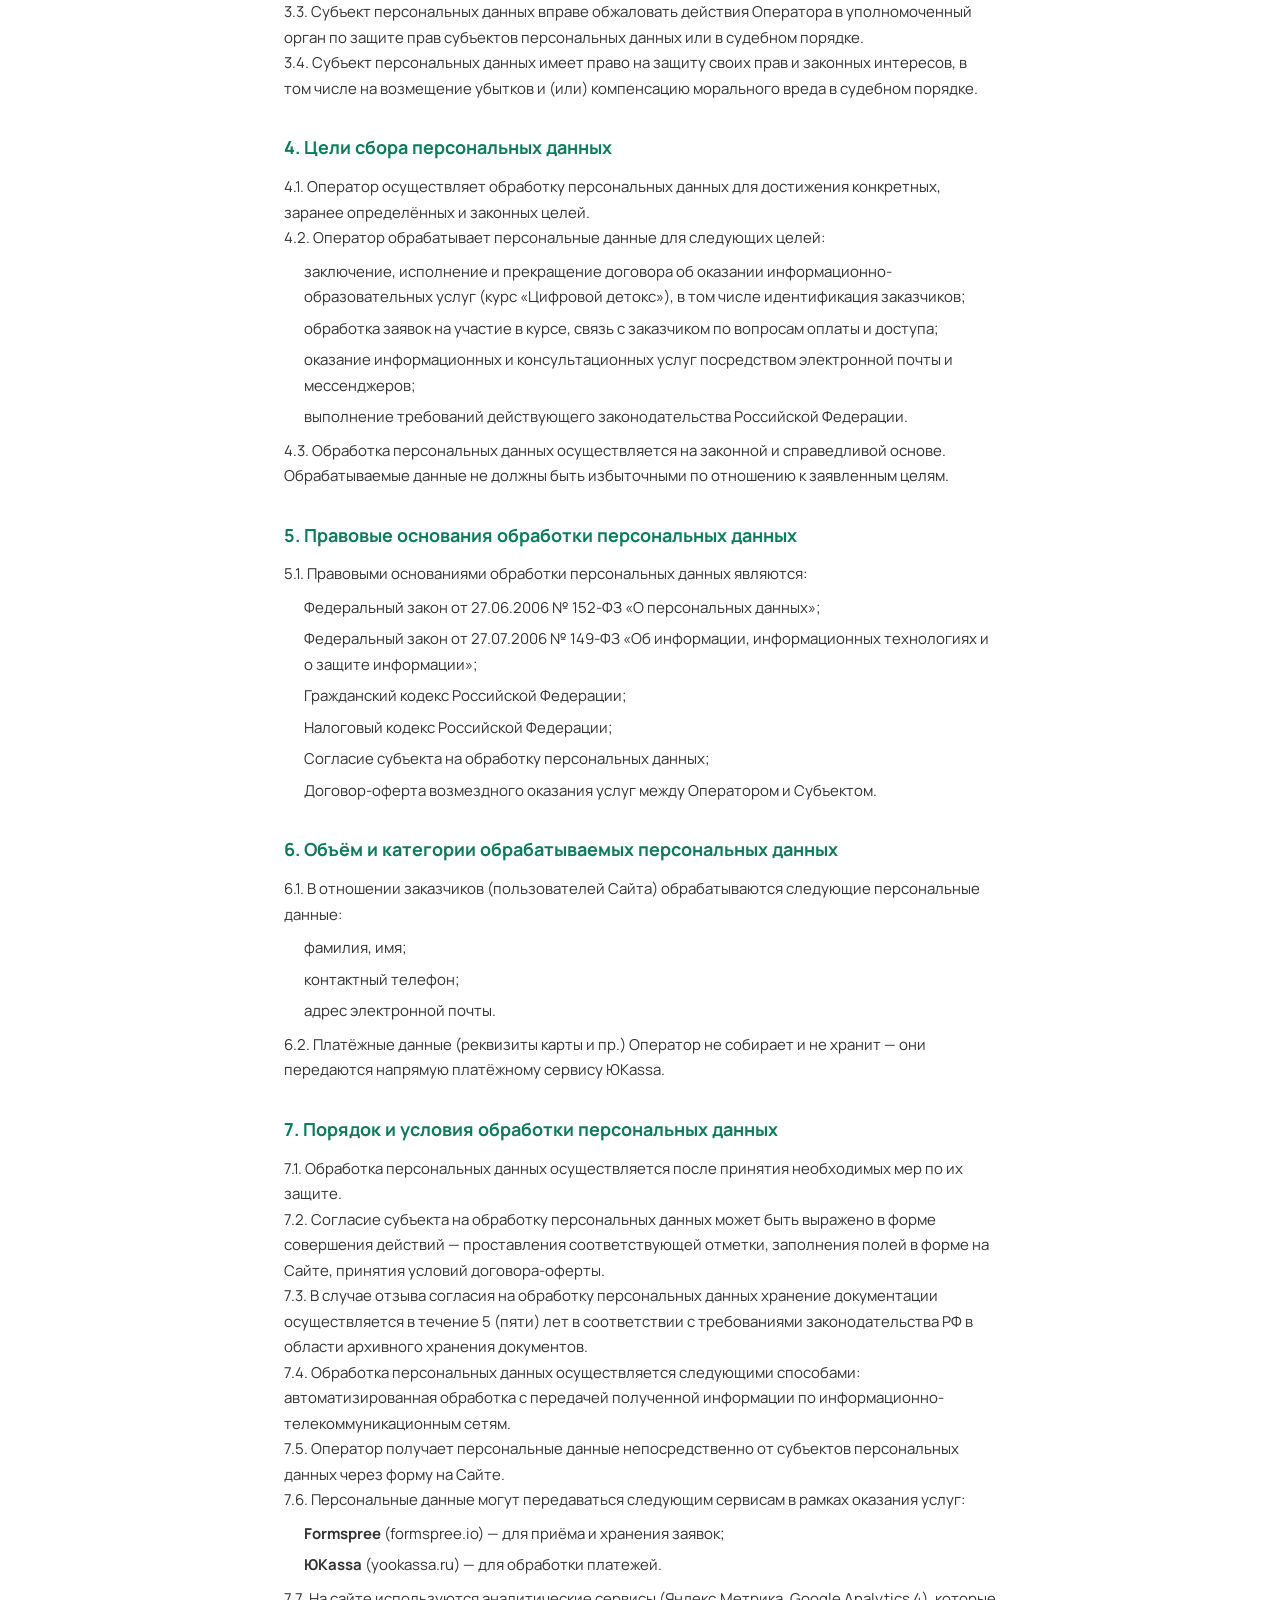
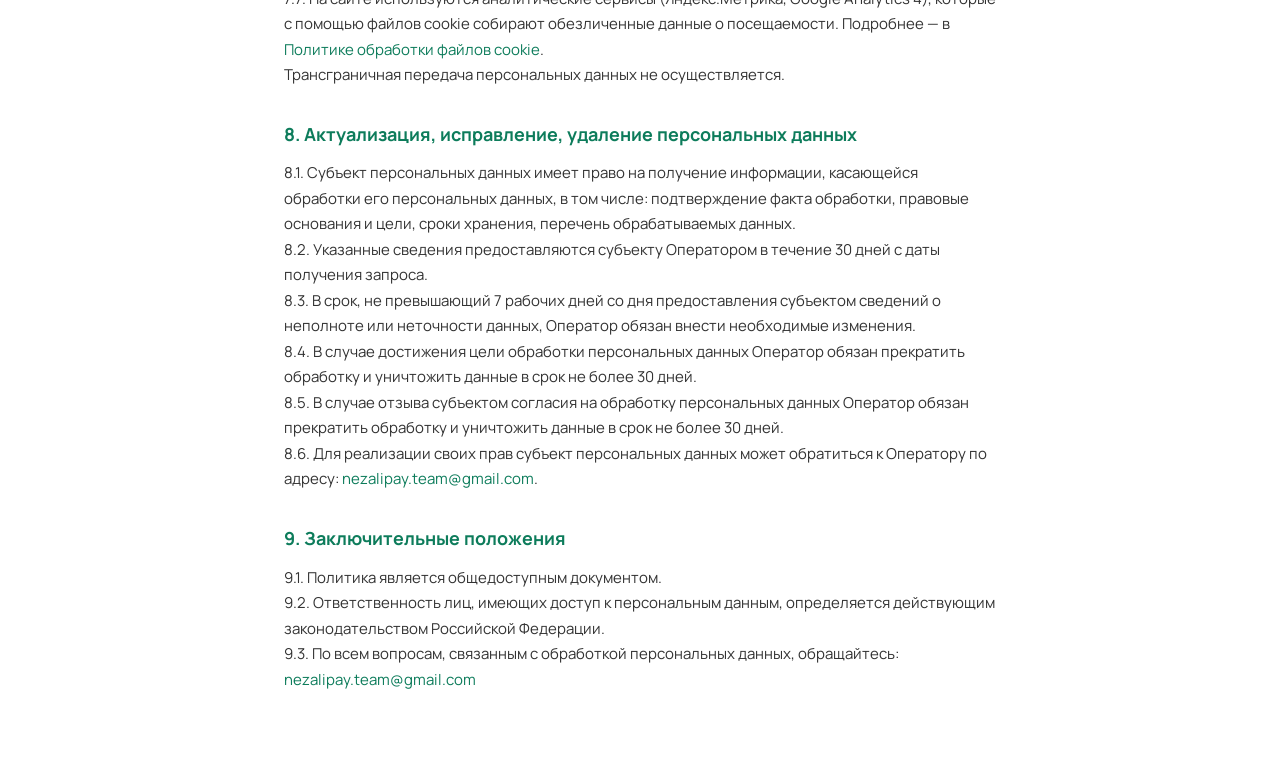
<file: privacy.html>
<!DOCTYPE html>
<html lang="ru">
<head>
  <meta charset="UTF-8">
  <meta name="viewport" content="width=device-width, initial-scale=1.0">
  <title>Политика обработки персональных данных — Цифровой детокс</title>
  <link rel="preconnect" href="https://fonts.googleapis.com">
  <link rel="preconnect" href="https://fonts.gstatic.com" crossorigin>
  <link href="https://fonts.googleapis.com/css2?family=Manrope:wght@400;500;600;700;800&display=swap" rel="stylesheet">
  <link rel="stylesheet" href="style.css?v=6">
  <style>
    .legal-page { max-width: 760px; margin: 0 auto; padding: 60px 24px 80px; }
    .legal-page h1 { font-size: 28px; font-weight: 800; margin-bottom: 8px; }
    .legal-page .updated { font-size: 13px; color: var(--gray); margin-bottom: 40px; }
    .legal-page h2 { font-size: 18px; font-weight: 700; margin: 32px 0 12px; color: var(--green); }
    .legal-page p, .legal-page li { font-size: 15px; line-height: 1.7; color: #333; }
    .legal-page ul, .legal-page ol { padding-left: 20px; margin: 8px 0; }
    .legal-page li { margin-bottom: 6px; }
    .legal-page a { color: var(--green); }
    .back-link { display: inline-flex; align-items: center; gap: 6px; font-size: 14px; font-weight: 600; color: var(--green); text-decoration: none; margin-bottom: 40px; }
    .back-link:hover { opacity: 0.8; }
    .approve-block { background: #f8f8f8; border-radius: 12px; padding: 16px 20px; margin-bottom: 32px; font-size: 14px; color: var(--gray); }
  </style>
</head>
<body>
<div class="legal-page">
  <a href="index.html" class="back-link">← На главную</a>

  <div class="approve-block">
    Утверждено: Индивидуальный предприниматель Цедик А.А. от 01.01.2026 г.<br>
    Опубликовано на сайте nezalipay.ru: 18 мая 2025 г.
  </div>

  <h1>Политика обработки персональных данных</h1>

  <h2>1. Общие положения</h2>
  <p>1.1. Настоящая политика в отношении обработки персональных данных (далее — Политика) разработана Индивидуальным предпринимателем Цедик Анастасией Андреевной (далее — Оператор) в целях исполнения требований Федерального закона от 27.06.2006 г. № 152-ФЗ «О персональных данных».</p>
  <p>1.2. Оператор ставит своей важнейшей целью и условием осуществления своей деятельности соблюдение прав и свобод человека и гражданина при обработке его персональных данных, в том числе защиты прав на неприкосновенность частной жизни, личную и семейную тайну.</p>
  <p>1.3. Политика определяет общий порядок, принципы и условия обработки персональных данных Оператором и обеспечивает защиту прав субъектов персональных данных при обработке их персональных данных.</p>
  <p>1.4. Настоящая Политика применяется в отношении всей информации, размещённой на сайте <a href="https://nezalipay.ru/">https://nezalipay.ru/</a> (далее — Сайт), которую Пользователи могут получить, предоставить во время использования Сайта, его сервисов и продуктов.</p>
  <p>1.5. Политика утверждена Оператором, действует бессрочно до её замены новой версией.</p>
  <p>1.6. Основные понятия, используемые в Политике:</p>
  <ul>
    <li><em>Персональные данные</em> — любая информация, относящаяся к прямо или косвенно определённому или определяемому физическому лицу (субъекту персональных данных).</li>
    <li><em>Оператор персональных данных</em> — лицо, самостоятельно или совместно с другими лицами организующее и (или) осуществляющее обработку персональных данных.</li>
    <li><em>Обработка персональных данных</em> — любое действие (операция) или совокупность действий с персональными данными, включая сбор, запись, хранение, уточнение, извлечение, использование, передачу, обезличивание, блокирование, удаление, уничтожение.</li>
    <li><em>Субъект персональных данных</em> — лицо, данные которого обрабатываются.</li>
    <li><em>Конфиденциальность персональных данных</em> — обязательное для Оператора требование не раскрывать третьим лицам и не распространять персональные данные без согласия субъекта, если иное не предусмотрено законом.</li>
  </ul>

  <h2>2. Основные права и обязанности Оператора</h2>
  <p>2.1. Оператор при сборе персональных данных обязан предоставить субъекту персональных данных по его просьбе информацию, касающуюся обработки его персональных данных.</p>
  <p>2.2. Оператор обязан принимать необходимые правовые, организационные и технические меры для защиты персональных данных от неправомерного или случайного доступа, уничтожения, изменения, блокирования, копирования, распространения, а также от иных неправомерных действий.</p>
  <p>2.3. При сборе персональных данных посредством сети Интернет Оператор обязан обеспечить хранение персональных данных граждан Российской Федерации с использованием баз данных, находящихся на территории Российской Федерации.</p>
  <p>2.4. Оператор вправе поручить обработку персональных данных другому лицу с согласия субъекта персональных данных на основании заключаемого договора.</p>

  <h2>3. Основные права и обязанности субъекта персональных данных</h2>
  <p>3.1. Субъект персональных данных вправе требовать от Оператора уточнения, блокирования или уничтожения его персональных данных, а также принимать предусмотренные законом меры по защите своих прав.</p>
  <p>3.2. Обработка персональных данных в целях продвижения товаров, работ, услуг допускается только при условии предварительного согласия субъекта персональных данных.</p>
  <p>3.3. Субъект персональных данных вправе обжаловать действия Оператора в уполномоченный орган по защите прав субъектов персональных данных или в судебном порядке.</p>
  <p>3.4. Субъект персональных данных имеет право на защиту своих прав и законных интересов, в том числе на возмещение убытков и (или) компенсацию морального вреда в судебном порядке.</p>

  <h2>4. Цели сбора персональных данных</h2>
  <p>4.1. Оператор осуществляет обработку персональных данных для достижения конкретных, заранее определённых и законных целей.</p>
  <p>4.2. Оператор обрабатывает персональные данные для следующих целей:</p>
  <ul>
    <li>заключение, исполнение и прекращение договора об оказании информационно-образовательных услуг (курс «Цифровой детокс»), в том числе идентификация заказчиков;</li>
    <li>обработка заявок на участие в курсе, связь с заказчиком по вопросам оплаты и доступа;</li>
    <li>оказание информационных и консультационных услуг посредством электронной почты и мессенджеров;</li>
    <li>выполнение требований действующего законодательства Российской Федерации.</li>
  </ul>
  <p>4.3. Обработка персональных данных осуществляется на законной и справедливой основе. Обрабатываемые данные не должны быть избыточными по отношению к заявленным целям.</p>

  <h2>5. Правовые основания обработки персональных данных</h2>
  <p>5.1. Правовыми основаниями обработки персональных данных являются:</p>
  <ul>
    <li>Федеральный закон от 27.06.2006 № 152-ФЗ «О персональных данных»;</li>
    <li>Федеральный закон от 27.07.2006 № 149-ФЗ «Об информации, информационных технологиях и о защите информации»;</li>
    <li>Гражданский кодекс Российской Федерации;</li>
    <li>Налоговый кодекс Российской Федерации;</li>
    <li>Согласие субъекта на обработку персональных данных;</li>
    <li>Договор-оферта возмездного оказания услуг между Оператором и Субъектом.</li>
  </ul>

  <h2>6. Объём и категории обрабатываемых персональных данных</h2>
  <p>6.1. В отношении заказчиков (пользователей Сайта) обрабатываются следующие персональные данные:</p>
  <ul>
    <li>фамилия, имя;</li>
    <li>контактный телефон;</li>
    <li>адрес электронной почты.</li>
  </ul>
  <p>6.2. Платёжные данные (реквизиты карты и пр.) Оператор не собирает и не хранит — они передаются напрямую платёжному сервису ЮKassa.</p>

  <h2>7. Порядок и условия обработки персональных данных</h2>
  <p>7.1. Обработка персональных данных осуществляется после принятия необходимых мер по их защите.</p>
  <p>7.2. Согласие субъекта на обработку персональных данных может быть выражено в форме совершения действий — проставления соответствующей отметки, заполнения полей в форме на Сайте, принятия условий договора-оферты.</p>
  <p>7.3. В случае отзыва согласия на обработку персональных данных хранение документации осуществляется в течение 5 (пяти) лет в соответствии с требованиями законодательства РФ в области архивного хранения документов.</p>
  <p>7.4. Обработка персональных данных осуществляется следующими способами: автоматизированная обработка с передачей полученной информации по информационно-телекоммуникационным сетям.</p>
  <p>7.5. Оператор получает персональные данные непосредственно от субъектов персональных данных через форму на Сайте.</p>
  <p>7.6. Персональные данные могут передаваться следующим сервисам в рамках оказания услуг:</p>
  <ul>
    <li><strong>Formspree</strong> (formspree.io) — для приёма и хранения заявок;</li>
    <li><strong>ЮKassa</strong> (yookassa.ru) — для обработки платежей.</li>
  </ul>
  <p>7.7. На сайте используются аналитические сервисы (Яндекс.Метрика, Google Analytics 4), которые с помощью файлов cookie собирают обезличенные данные о посещаемости. Подробнее — в <a href="cookie.html">Политике обработки файлов cookie</a>.</p>
  <p>Трансграничная передача персональных данных не осуществляется.</p>

  <h2>8. Актуализация, исправление, удаление персональных данных</h2>
  <p>8.1. Субъект персональных данных имеет право на получение информации, касающейся обработки его персональных данных, в том числе: подтверждение факта обработки, правовые основания и цели, сроки хранения, перечень обрабатываемых данных.</p>
  <p>8.2. Указанные сведения предоставляются субъекту Оператором в течение 30 дней с даты получения запроса.</p>
  <p>8.3. В срок, не превышающий 7 рабочих дней со дня предоставления субъектом сведений о неполноте или неточности данных, Оператор обязан внести необходимые изменения.</p>
  <p>8.4. В случае достижения цели обработки персональных данных Оператор обязан прекратить обработку и уничтожить данные в срок не более 30 дней.</p>
  <p>8.5. В случае отзыва субъектом согласия на обработку персональных данных Оператор обязан прекратить обработку и уничтожить данные в срок не более 30 дней.</p>
  <p>8.6. Для реализации своих прав субъект персональных данных может обратиться к Оператору по адресу: <a href="mailto:nezalipay.team@gmail.com">nezalipay.team@gmail.com</a>.</p>

  <h2>9. Заключительные положения</h2>
  <p>9.1. Политика является общедоступным документом.</p>
  <p>9.2. Ответственность лиц, имеющих доступ к персональным данным, определяется действующим законодательством Российской Федерации.</p>
  <p>9.3. По всем вопросам, связанным с обработкой персональных данных, обращайтесь: <a href="mailto:nezalipay.team@gmail.com">nezalipay.team@gmail.com</a></p>
</div>
</body>
</html>
</file>
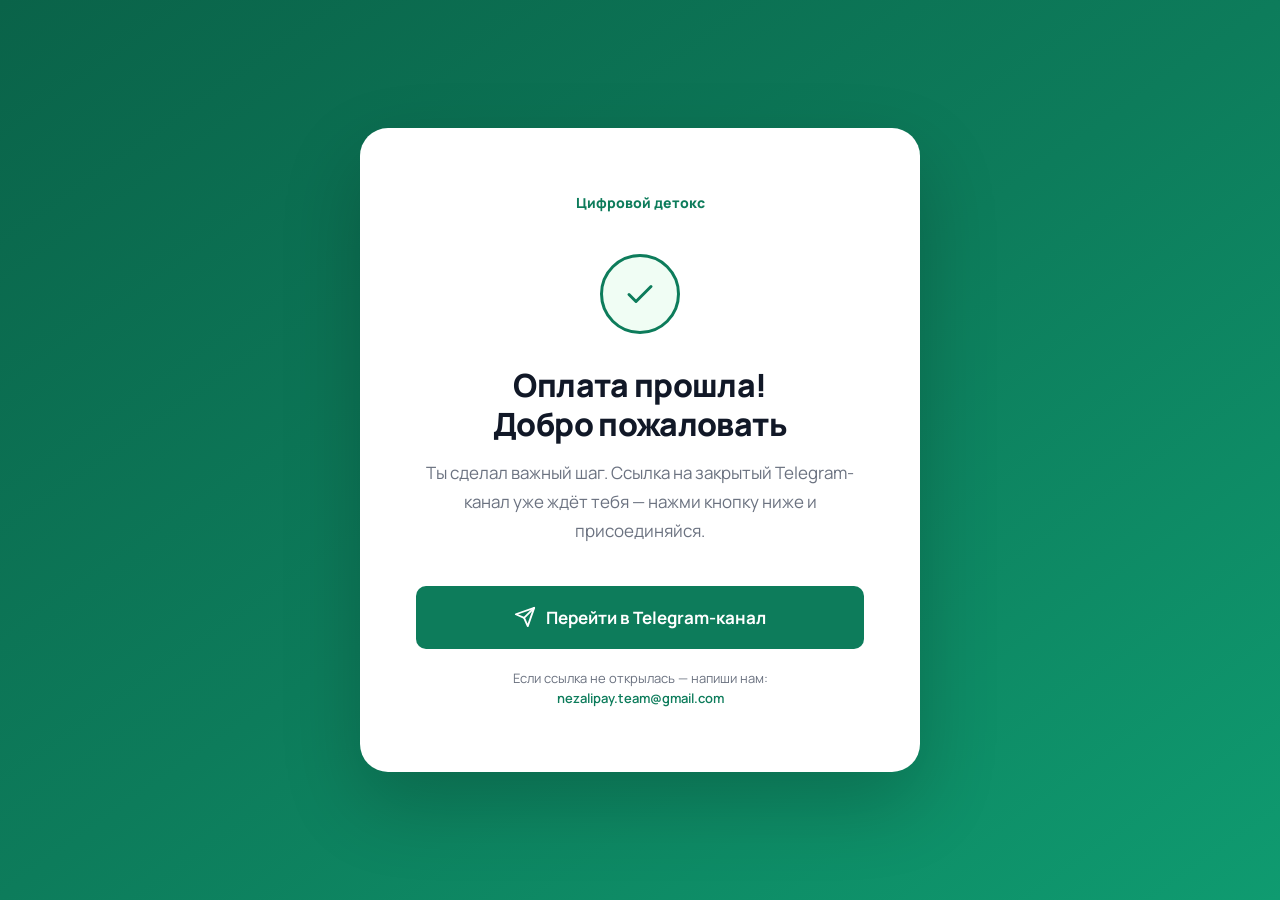
<file: thanks.html>
<!DOCTYPE html>
<html lang="ru">
<head>
  <meta charset="UTF-8">
  <meta name="viewport" content="width=device-width, initial-scale=1.0">
  <title>Спасибо! — Цифровой детокс</title>
  <meta name="robots" content="noindex, nofollow">
  <link rel="preconnect" href="https://fonts.googleapis.com">
  <link rel="preconnect" href="https://fonts.gstatic.com" crossorigin>
  <link href="https://fonts.googleapis.com/css2?family=Manrope:wght@400;500;600;700;800&display=swap" rel="stylesheet">
  <link rel="stylesheet" href="style.css?v=6">
  <!-- Yandex.Metrika counter -->
  <script type="text/javascript">
    (function(m,e,t,r,i,k,a){m[i]=m[i]||function(){(m[i].a=m[i].a||[]).push(arguments)};
    m[i].l=1*new Date();
    for(var j=0;j<document.scripts.length;j++){if(document.scripts[j].src===r){return;}}
    k=e.createElement(t),a=e.getElementsByTagName(t)[0],k.async=1,k.src=r,a.parentNode.insertBefore(k,a)})
    (window,document,"script","https://mc.yandex.ru/metrika/tag.js","ym");
    ym(109292733,"init",{clickmap:true,trackLinks:true,accurateTrackBounce:true,webvisor:true});
  </script>
  <noscript><div><img src="https://mc.yandex.ru/watch/109292733" style="position:absolute;left:-9999px;" alt=""/></div></noscript>
  <!-- /Yandex.Metrika counter -->
  <!-- Google tag (gtag.js) -->
  <script async src="https://www.googletagmanager.com/gtag/js?id=G-D9HLMJ9QW0"></script>
  <script>
    window.dataLayer = window.dataLayer || [];
    function gtag(){dataLayer.push(arguments);}
    gtag('js', new Date());
    gtag('config', 'G-D9HLMJ9QW0');
  </script>
  <style>
    .thanks-page {
      min-height: 100vh;
      display: flex;
      align-items: center;
      justify-content: center;
      padding: 60px 24px;
      background: linear-gradient(145deg, #0A6349 0%, #0D7C5B 50%, #0F9B70 100%);
    }
    .thanks-card {
      background: var(--white);
      border-radius: 28px;
      padding: 64px 56px;
      max-width: 560px;
      width: 100%;
      text-align: center;
      box-shadow: 0 32px 80px rgba(0,0,0,0.2);
      animation: slideUp 0.7s cubic-bezier(0.16, 1, 0.3, 1) both;
    }
    @keyframes slideUp {
      from { opacity: 0; transform: translateY(40px); }
      to   { opacity: 1; transform: translateY(0); }
    }
    .thanks-check {
      width: 80px;
      height: 80px;
      border-radius: 50%;
      background: var(--green-tint);
      border: 3px solid var(--green);
      display: flex;
      align-items: center;
      justify-content: center;
      margin: 0 auto 32px;
      animation: pop 0.5s cubic-bezier(0.16, 1, 0.3, 1) 0.4s both;
    }
    @keyframes pop {
      from { transform: scale(0); opacity: 0; }
      to   { transform: scale(1); opacity: 1; }
    }
    .thanks-check svg { width: 36px; height: 36px; }
    .thanks-title {
      font-size: 32px;
      font-weight: 800;
      color: var(--black);
      letter-spacing: -0.02em;
      margin-bottom: 16px;
      line-height: 1.2;
    }
    .thanks-text {
      font-size: 17px;
      color: var(--gray);
      line-height: 1.7;
      margin-bottom: 40px;
    }
    .thanks-btn {
      display: flex;
      align-items: center;
      justify-content: center;
      gap: 10px;
      width: 100%;
      padding: 18px 32px;
      background: var(--green);
      color: var(--white);
      border-radius: var(--radius-btn);
      font-size: 17px;
      font-weight: 700;
      text-decoration: none;
      transition: background 0.25s ease, transform 0.25s ease, box-shadow 0.25s ease;
      font-family: var(--font);
    }
    .thanks-btn:hover {
      background: var(--green-dark);
      transform: translateY(-2px);
      box-shadow: 0 8px 24px rgba(13,124,91,0.35);
    }
    .thanks-btn svg { flex-shrink: 0; }
    .thanks-hint {
      font-size: 13px;
      color: var(--gray);
      margin-top: 20px;
      line-height: 1.5;
    }
    .thanks-hint a {
      color: var(--green);
      font-weight: 600;
    }
    .thanks-hint a:hover { text-decoration: underline; }
    .thanks-logo {
      font-size: 14px;
      font-weight: 800;
      color: var(--green);
      margin-bottom: 40px;
    }
    @media (max-width: 520px) {
      .thanks-card { padding: 40px 28px; }
      .thanks-title { font-size: 26px; }
    }
  </style>
</head>
<body>
  <div class="thanks-page">
    <div class="thanks-card">
      <div class="thanks-logo">Цифровой детокс</div>

      <div class="thanks-check">
        <svg viewBox="0 0 36 36" fill="none" xmlns="http://www.w3.org/2000/svg">
          <path d="M7 18.5L14 25.5L29 10.5" stroke="#0D7C5B" stroke-width="3" stroke-linecap="round" stroke-linejoin="round"/>
        </svg>
      </div>

      <h1 class="thanks-title">Оплата прошла!<br>Добро пожаловать</h1>
      <p class="thanks-text">
        Ты сделал важный шаг. Ссылка на закрытый Telegram-канал уже ждёт тебя — нажми кнопку ниже и присоединяйся.
      </p>

      <a href="https://t.me/+kth_vQIBJtYwZTVl" class="thanks-btn" target="_blank" rel="noopener">
        <svg width="22" height="22" viewBox="0 0 24 24" fill="none">
          <path d="M22 2L11 13" stroke="white" stroke-width="2" stroke-linecap="round" stroke-linejoin="round"/>
          <path d="M22 2L15 22L11 13L2 9L22 2Z" stroke="white" stroke-width="2" stroke-linecap="round" stroke-linejoin="round"/>
        </svg>
        Перейти в Telegram-канал
      </a>

      <p class="thanks-hint">
        Если ссылка не открылась — напиши нам:<br>
        <a href="mailto:nezalipay.team@gmail.com">nezalipay.team@gmail.com</a>
      </p>
    </div>
  </div>
</body>
</html>
</file>
<file: style.css>
/* ============================================
   ЦИФРОВОЙ ДЕТОКС — Стили лендинга
   ============================================ */

:root {
  --green:        #0D7C5B;
  --green-dark:   #0A6349;
  --green-black:  #0F1A17;
  --green-light:  #D1FAE5;
  --green-tint:   #F0FDF4;
  --green-mid:    #A7F3D0;
  --white:        #FFFFFF;
  --black:        #111827;
  --gray:         #6B7280;
  --gray-light:   #F3F4F6;
  --border:       #E5E7EB;

  --radius-btn:   10px;
  --radius-card:  16px;
  --radius-xl:    24px;
  --radius-full:  999px;

  --shadow-sm:    0 2px 8px rgba(0,0,0,0.06);
  --shadow:       0 4px 20px rgba(0,0,0,0.08);
  --shadow-lg:    0 12px 40px rgba(0,0,0,0.12);
  --shadow-green: 0 8px 30px rgba(13,124,91,0.25);

  --font: 'Manrope', -apple-system, BlinkMacSystemFont, sans-serif;
  --max-w: 1140px;
  --trans: 0.25s ease;
}

/* ===== RESET ===== */
*, *::before, *::after { box-sizing: border-box; margin: 0; padding: 0; }
html { scroll-behavior: smooth; -webkit-font-smoothing: antialiased; }
body { font-family: var(--font); color: var(--black); background: var(--white); line-height: 1.6; }
img { display: block; max-width: 100%; }
a { color: inherit; text-decoration: none; }
ul { list-style: none; }
button { cursor: pointer; font-family: inherit; border: none; background: none; }
input { font-family: inherit; }

/* ===== CONTAINER ===== */
.container {
  max-width: var(--max-w);
  margin: 0 auto;
  padding: 0 24px;
}

/* ===== SECTIONS ===== */
.section {
  padding: 100px 0;
}
.section--tint {
  background: var(--green-tint);
}
.section--dark {
  background: var(--green-black);
  color: var(--white);
}
.section__header {
  text-align: center;
  margin-bottom: 60px;
}
.section__title {
  font-size: clamp(28px, 4vw, 48px);
  font-weight: 800;
  line-height: 1.15;
  letter-spacing: -0.02em;
  text-align: center;
}
.section--dark .section__title { color: var(--white); }


/* ===== HERO ===== */
.hero {
  display: flex;
  flex-direction: column;
  background: none;
  min-height: unset;
  padding: 0;
  position: relative;
  overflow: hidden;
}
.hero::before { display: none; }
.hero__photo-wrap {
  position: relative;
}
.hero__photo-top {
  width: 100%;
  height: auto;
  display: block;
}
.hero__photo-overlay {
  position: absolute;
  left: 16px;
  right: 16px;
  bottom: 8%;
  display: flex;
  flex-direction: column;
  align-items: center;
  gap: 14px;
}
.hero__overlay-text {
  background: rgba(130, 80, 30, 0.88);
  color: #FFFFFF;
  font-size: clamp(22px, 5.5vw, 32px);
  font-weight: 900;
  font-style: italic;
  text-transform: uppercase;
  text-align: center;
  padding: 14px 20px;
  border-radius: 14px;
  line-height: 1.15;
  letter-spacing: 0.01em;
  width: 100%;
}
.hero__overlay-btn {
  display: inline-flex;
  align-items: center;
  gap: 10px;
  background: var(--green);
  color: #FFFFFF;
  font-size: 18px;
  font-weight: 800;
  font-family: var(--font);
  padding: 14px 36px;
  border-radius: var(--radius-btn);
  text-decoration: none;
  letter-spacing: 0.02em;
  box-shadow: 0 6px 24px rgba(13,124,91,0.45);
  transition: background 0.2s, transform 0.2s;
}
.hero__overlay-btn:hover {
  background: var(--green-dark);
  transform: translateY(-2px);
}
.hero__photo-badges {
  display: flex;
  justify-content: space-between;
  padding: 10px 16px;
  background: #FFFFFF;
}
.hero__photo-badge {
  background: rgba(138, 88, 40, 0.88);
  color: #fff5e8;
  border: 1px solid rgba(180, 120, 60, 0.5);
  border-radius: 20px;
  padding: 7px 18px;
  font-size: 13px;
  font-weight: 700;
  font-family: var(--font);
  letter-spacing: 0.01em;
  backdrop-filter: blur(6px);
  -webkit-backdrop-filter: blur(6px);
  white-space: nowrap;
}

/* ===== BADGES ===== */
.badges {
  display: flex;
  flex-wrap: wrap;
  gap: 10px;
  margin-bottom: 32px;
}
.badge {
  display: inline-flex;
  align-items: center;
  padding: 7px 16px;
  background: var(--green-tint);
  color: var(--green-dark);
  border: 1px solid var(--green-mid);
  border-radius: var(--radius-full);
  font-size: 14px;
  font-weight: 600;
}
.badges--outline .badge--outline {
  background: rgba(255,255,255,0.16);
  color: #FFFFFF;
  border: 1px solid rgba(255,255,255,0.5);
}

/* ===== FORMS ===== */
.lead-form {
  display: flex;
  flex-direction: column;
  gap: 12px;
  max-width: 440px;
}
.form-group { width: 100%; }
.form-group input {
  width: 100%;
  padding: 15px 18px;
  background: var(--gray-light);
  border: 1.5px solid transparent;
  border-radius: var(--radius-btn);
  font-size: 15px;
  color: var(--black);
  transition: border-color var(--trans), background var(--trans);
  outline: none;
}
.form-group input::placeholder { color: var(--gray); }
.form-group input:focus {
  background: var(--white);
  border-color: var(--green);
}
.form-group input.input-error {
  border-color: #EF4444;
  background: #FEF2F2;
}

/* Dark form variant */
.lead-form--dark .form-group input {
  background: rgba(255,255,255,0.14);
  border-color: rgba(255,255,255,0.28);
  color: rgba(255,255,255,0.85);
}
.lead-form--dark .form-group input::placeholder { color: rgba(255,255,255,0.5); }
.lead-form--dark .form-group input:focus {
  background: rgba(255,255,255,0.20);
  border-color: rgba(255,255,255,0.6);
  color: #FFFFFF;
}

.form-row {
  display: grid;
  grid-template-columns: repeat(3, 1fr);
  gap: 12px;
}
.form-error {
  padding: 10px 14px;
  background: #FEF2F2;
  color: #B91C1C;
  border-radius: var(--radius-btn);
  font-size: 13px;
}
.lead-form--dark .form-error {
  background: rgba(239,68,68,0.15);
  color: #FCA5A5;
}

.form-promo { display: flex; flex-direction: column; gap: 6px; }
.promo-input {
  width: 100%;
  padding: 13px 16px;
  background: var(--gray-light);
  border: 1.5px solid transparent;
  border-radius: var(--radius-btn);
  font-size: 14px;
  color: var(--black);
  text-transform: uppercase;
  letter-spacing: 0.5px;
  transition: border-color var(--trans), background var(--trans);
  outline: none;
}
.promo-input::placeholder { color: var(--gray); text-transform: none; letter-spacing: 0; }
.promo-input:focus { background: var(--white); border-color: var(--green); }
.lead-form--dark .promo-input {
  background: rgba(255,255,255,0.10);
  border-color: rgba(255,255,255,0.20);
  color: rgba(255,255,255,0.85);
}
.lead-form--dark .promo-input::placeholder { color: rgba(255,255,255,0.5); }
.lead-form--dark .promo-input:focus {
  background: rgba(255,255,255,0.18);
  border-color: rgba(255,255,255,0.5);
  color: #FFFFFF;
}
.promo-hint { font-size: 13px; padding: 0 4px; }
.promo-hint.promo-valid   { color: #10B981; font-weight: 600; }
.promo-hint.promo-invalid { color: rgba(255,255,255,0.55); }
.lead-form:not(.lead-form--dark) .promo-hint.promo-invalid { color: var(--gray); }

/* ===== BUTTONS ===== */
.btn {
  display: inline-flex;
  align-items: center;
  justify-content: center;
  gap: 8px;
  padding: 17px 32px;
  border-radius: var(--radius-btn);
  font-size: 16px;
  font-weight: 700;
  transition: background var(--trans), transform var(--trans), box-shadow var(--trans);
  user-select: none;
}
.btn--full { width: 100%; }
.btn--primary {
  background: var(--green);
  color: var(--white);
}
.btn--primary:hover {
  background: var(--green-dark);
  box-shadow: var(--shadow-green);
  transform: translateY(-2px);
}
.btn--primary:active { transform: translateY(0); }
.btn--white {
  background: var(--white);
  color: var(--green);
}
.btn--white:hover {
  background: var(--green-light);
  transform: translateY(-2px);
}
.btn--red {
  background: #E53935;
  color: #fff;
  font-size: clamp(22px, 5.5vw, 32px);
  padding: 14px 20px;
  width: 100%;
}
.btn--red:hover {
  background: #C62828;
  transform: translateY(-2px);
  box-shadow: 0 8px 24px rgba(229, 57, 53, 0.35);
}
.btn[disabled] {
  opacity: 0.7;
  cursor: not-allowed;
  transform: none !important;
}

/* Loader dots */
.btn__loader { display: flex; gap: 5px; align-items: center; }
.loader-dot {
  width: 7px;
  height: 7px;
  border-radius: 50%;
  background: currentColor;
  animation: dotPulse 1.2s ease-in-out infinite;
}
.loader-dot:nth-child(2) { animation-delay: 0.2s; }
.loader-dot:nth-child(3) { animation-delay: 0.4s; }
@keyframes dotPulse {
  0%, 80%, 100% { opacity: 0.3; transform: scale(0.8); }
  40% { opacity: 1; transform: scale(1); }
}

/* ===== CHECKLIST ===== */
.checklist {
  max-width: 680px;
  margin: 0 auto;
}
.checklist--compact {
  margin: 16px 0 0;
}
.checklist--two-col {
  max-width: 900px;
  display: grid;
  grid-template-columns: 1fr 1fr;
  gap: 0;
}
.checklist__item {
  position: relative;
  padding: 14px 0 14px 48px;
  font-size: 17px;
  border-bottom: 1px solid var(--border);
  color: var(--black);
  opacity: 0;
  transform: translateX(-16px);
  transition: opacity 0.5s ease, transform 0.5s ease;
}
.checklist--compact .checklist__item { font-size: 16px; }
.checklist__item.visible {
  opacity: 1;
  transform: translateX(0);
}
.checklist__item::before {
  content: '';
  position: absolute;
  left: 0;
  top: 50%;
  transform: translateY(-50%);
  width: 28px;
  height: 28px;
  border-radius: 50%;
  background: var(--green);
  background-image: url("data:image/svg+xml,%3Csvg viewBox='0 0 24 24' fill='none' xmlns='http://www.w3.org/2000/svg'%3E%3Cpath d='M5 12.5l4.5 4.5L19 7' stroke='white' stroke-width='2.5' stroke-linecap='round' stroke-linejoin='round'/%3E%3C/svg%3E");
  background-size: 65%;
  background-repeat: no-repeat;
  background-position: center;
  flex-shrink: 0;
}
.section--tint .checklist__item { border-color: var(--green-mid); }

/* ===== BIG QUOTES ===== */
.big-quote {
  text-align: center;
  margin-top: 72px;
  padding: 48px 24px;
  border-radius: var(--radius-xl);
  background: var(--green-tint);
  border: 1px solid var(--green-mid);
}
.big-quote__text {
  font-size: clamp(26px, 3.5vw, 44px);
  font-weight: 800;
  color: var(--green);
  line-height: 1.2;
  letter-spacing: -0.02em;
}

/* ===== WAR SECTION ===== */
.war-section {
  position: relative;
  overflow: hidden;
}
.war-section::before {
  content: '';
  position: absolute;
  inset: 0;
  background: repeating-linear-gradient(
    0deg,
    transparent,
    transparent 59px,
    rgba(255,255,255,0.02) 59px,
    rgba(255,255,255,0.02) 60px
  );
  pointer-events: none;
}
.war__intro {
  font-size: 18px;
  color: rgba(255,255,255,0.75);
  line-height: 1.8;
  max-width: 680px;
  margin: 28px auto 52px;
  text-align: center;
}
.war__track {
  max-width: 560px;
  margin: 0 auto 52px;
  background: rgba(255,255,255,0.05);
  border: 1px solid rgba(255,255,255,0.1);
  border-radius: var(--radius-xl);
  padding: 36px 40px;
}
.war__track-label {
  font-size: 13px;
  font-weight: 600;
  text-transform: uppercase;
  letter-spacing: 0.1em;
  color: var(--green-light);
  margin-bottom: 20px;
}
.war__pills {
  display: flex;
  flex-direction: column;
  gap: 12px;
}
.war__pills li {
  display: flex;
  align-items: center;
  gap: 12px;
  font-size: 17px;
  color: rgba(255,255,255,0.9);
}
.war__pills li::before {
  content: '';
  width: 6px;
  height: 6px;
  border-radius: 50%;
  background: var(--green-light);
  flex-shrink: 0;
}
.war__conclusion {
  font-size: 17px;
  color: rgba(255,255,255,0.7);
  line-height: 1.8;
  max-width: 600px;
  margin: 0 auto 60px;
  text-align: center;
}
.war__statement {
  text-align: center;
  padding: 48px 0 16px;
  border-top: 1px solid rgba(255,255,255,0.1);
}
.war__statement p {
  font-size: clamp(32px, 5vw, 64px);
  font-weight: 800;
  line-height: 1.1;
  color: var(--white);
  letter-spacing: -0.03em;
}

/* ===== CARDS GRID ===== */
.cards-grid {
  display: grid;
  grid-template-columns: repeat(2, 1fr);
  gap: 16px;
}
.card {
  background: var(--white);
  border: 1.5px solid var(--border);
  border-radius: var(--radius-card);
  padding: 28px 24px;
  display: flex;
  gap: 16px;
  align-items: flex-start;
  transition: transform var(--trans), box-shadow var(--trans), border-color var(--trans);
}
.card:hover {
  transform: translateY(-4px);
  box-shadow: var(--shadow-lg);
  border-color: var(--green);
}
.card__icon {
  width: 32px;
  height: 32px;
  border-radius: 50%;
  background: var(--green);
  color: var(--white);
  display: flex;
  align-items: center;
  justify-content: center;
  font-weight: 800;
  font-size: 14px;
  flex-shrink: 0;
  margin-top: 2px;
}
.card p {
  font-size: 16px;
  line-height: 1.5;
  color: var(--black);
}

/* ===== PROGRAM SECTION ===== */
.program__grid {
  display: grid;
  grid-template-columns: 1fr 1fr;
  gap: 32px;
  align-items: start;
}
.program__list {
  display: flex;
  flex-direction: column;
  gap: 0;
}
.program__item {
  display: flex;
  align-items: center;
  gap: 20px;
  padding: 18px 0;
  border-bottom: 1px solid var(--green-mid);
  font-size: 16px;
  font-weight: 500;
}
.program__num {
  font-size: 13px;
  font-weight: 700;
  color: var(--green);
  min-width: 28px;
}

/* Live Card */
.live-card {
  background: var(--white);
  border-radius: var(--radius-xl);
  padding: 36px;
  box-shadow: var(--shadow-lg);
  border: 2px solid var(--green);
  position: sticky;
  top: 100px;
}
.live-card__tag {
  display: inline-flex;
  padding: 6px 14px;
  background: var(--green);
  color: var(--white);
  border-radius: var(--radius-full);
  font-size: 13px;
  font-weight: 700;
  margin-bottom: 20px;
}
.live-card__title {
  font-size: 20px;
  font-weight: 700;
  margin-bottom: 20px;
  color: var(--black);
}
.live-card__list {
  display: flex;
  flex-direction: column;
  gap: 14px;
}
.live-card__list li {
  font-size: 15px;
  color: var(--gray);
  padding-left: 20px;
  position: relative;
  line-height: 1.5;
}
.live-card__list li::before {
  content: '—';
  position: absolute;
  left: 0;
  color: var(--green);
  font-weight: 700;
}

/* ===== CHILDREN SECTION ===== */
.children__grid {
  display: grid;
  grid-template-columns: 1fr 1fr;
  gap: 60px;
  margin-bottom: 60px;
}
.children__intro {
  font-size: 17px;
  line-height: 1.8;
  color: var(--gray);
  margin-bottom: 24px;
}
.children__sub {
  font-size: 16px;
  font-weight: 600;
  color: var(--black);
  margin-bottom: 8px;
}
.skills-block {
  background: var(--green-tint);
  border-radius: var(--radius-xl);
  padding: 36px;
  border: 1px solid var(--green-mid);
}
.skills-block__title {
  font-size: 18px;
  font-weight: 700;
  margin-bottom: 24px;
  line-height: 1.4;
  text-align: center;
}
.skills-grid {
  display: flex;
  flex-direction: column;
  gap: 14px;
  margin-bottom: 20px;
}
.skill-item {
  display: flex;
  align-items: center;
  gap: 14px;
  font-size: 16px;
  font-weight: 500;
}
.skill-item__icon {
  color: var(--green);
  font-size: 8px;
}
.skills-block__note {
  font-size: 14px;
  color: var(--gray);
  line-height: 1.6;
  border-top: 1px solid var(--green-mid);
  padding-top: 16px;
}
.children__quote {
  text-align: center;
  padding: 56px 40px;
  background: var(--green-tint);
  border-radius: var(--radius-xl);
  border: 1px solid var(--green-mid);
}
.children__quote p {
  font-size: clamp(20px, 2.8vw, 34px);
  font-weight: 800;
  line-height: 1.4;
  color: var(--black);
  letter-spacing: -0.02em;
}

/* ===== AUTHOR SECTION ===== */
.author__grid {
  display: grid;
  grid-template-columns: 1fr 1.3fr;
  gap: 80px;
  align-items: center;
}

/* ===== GALLERY ===== */
.author__gallery {
  display: flex;
  gap: 8px;
  margin-bottom: 40px;
  border-radius: 16px;
  overflow: hidden;
}
.gallery-item {
  flex: 1;
  overflow: hidden;
  border-radius: 12px;
  cursor: pointer;
  transition: flex 0.45s cubic-bezier(0.4,0,0.2,1);
  position: relative;
}
.gallery-item.active { flex: 2.6; }
.gallery-item img {
  width: 100%;
  height: 320px;
  object-fit: cover;
  object-position: top center;
  display: block;
  transition: transform 0.35s ease;
}
.gallery-item:hover img { transform: scale(1.04); }

/* ===== LIGHTBOX ===== */
.lightbox {
  display: none;
  position: fixed;
  inset: 0;
  background: rgba(0,0,0,0.93);
  z-index: 2000;
  align-items: center;
  justify-content: center;
}
.lightbox.open { display: flex; }
.lightbox__img {
  max-height: 88vh;
  max-width: 88vw;
  border-radius: 12px;
  object-fit: contain;
  animation: lbIn 0.3s cubic-bezier(0.16,1,0.3,1) both;
}
@keyframes lbIn {
  from { opacity: 0; transform: scale(0.88); }
  to   { opacity: 1; transform: scale(1); }
}
.lightbox__prev,
.lightbox__next {
  position: absolute;
  top: 50%;
  transform: translateY(-50%);
  background: rgba(255,255,255,0.18);
  border: none;
  color: #fff;
  font-size: 28px;
  width: 52px;
  height: 52px;
  border-radius: 50%;
  cursor: pointer;
  display: flex;
  align-items: center;
  justify-content: center;
  transition: background 0.2s;
}
.lightbox__prev:hover,
.lightbox__next:hover { background: rgba(255,255,255,0.32); }
.lightbox__prev { left: 16px; }
.lightbox__next { right: 16px; }
.lightbox__close {
  position: absolute;
  top: 16px;
  right: 16px;
  background: rgba(255,255,255,0.18);
  border: none;
  color: #fff;
  font-size: 16px;
  width: 40px;
  height: 40px;
  border-radius: 50%;
  cursor: pointer;
  display: flex;
  align-items: center;
  justify-content: center;
  transition: background 0.2s;
}
.lightbox__close:hover { background: rgba(255,255,255,0.32); }

.author__label {
  font-size: 13px;
  font-weight: 700;
  text-transform: uppercase;
  letter-spacing: 0.1em;
  color: var(--green);
  margin-bottom: 12px;
}
.author__name {
  font-size: clamp(28px, 4vw, 52px);
  font-weight: 800;
  letter-spacing: -0.03em;
  margin-bottom: 12px;
  color: var(--black);
}
.author__bio {
  font-size: 15px;
  color: var(--gray);
  line-height: 1.55;
  margin-bottom: 8px;
}
.author__stats {
  display: flex;
  gap: 32px;
  margin-top: 16px;
  padding-top: 16px;
  border-top: 1px solid var(--border);
}
.author__stat {
  display: flex;
  flex-direction: column;
  gap: 4px;
}
.author__stat-num {
  font-size: 32px;
  font-weight: 800;
  color: var(--green);
  letter-spacing: -0.02em;
}
.author__stat-label {
  font-size: 13px;
  color: var(--gray);
}

/* ===== RESULTS SECTION ===== */
.results__quote {
  text-align: center;
  margin-top: 72px;
  padding: 48px 24px;
  background: var(--white);
  border-radius: var(--radius-xl);
  box-shadow: var(--shadow);
}
.results__quote p {
  font-size: clamp(22px, 3vw, 38px);
  font-weight: 800;
  color: var(--green);
  letter-spacing: -0.02em;
  line-height: 1.3;
}

/* ===== CTA SECTION ===== */
.cta-section {
  background: linear-gradient(145deg, #0A6349 0%, #0D7C5B 40%, #0F9B70 100%);
  padding: 120px 0;
}
.cta__inner {
  max-width: 780px;
  margin: 0 auto;
  text-align: center;
}
.cta__title {
  font-size: clamp(30px, 4.5vw, 56px);
  font-weight: 800;
  color: var(--white);
  line-height: 1.15;
  letter-spacing: -0.03em;
  margin-bottom: 20px;
}
.cta__text {
  font-size: 17px;
  color: rgba(255,255,255,0.75);
  line-height: 1.7;
  margin-bottom: 36px;
}
.cta__inner .badges { justify-content: center; margin-bottom: 40px; }
.cta__inner .lead-form--dark { max-width: 100%; }
.cta__inner .form-row { margin-bottom: 12px; }

.form-consent {
  display: flex;
  align-items: flex-start;
  gap: 10px;
  cursor: pointer;
  margin-bottom: 16px;
}
.form-consent input[type="checkbox"] {
  flex-shrink: 0;
  width: 18px;
  height: 18px;
  margin-top: 2px;
  accent-color: var(--green);
  cursor: pointer;
}
.form-consent span {
  font-size: 13px;
  line-height: 1.5;
  color: rgba(255,255,255,0.75);
}
.form-consent span a {
  color: rgba(255,255,255,0.9);
  text-decoration: underline;
}
.form-consent span a:hover { color: #fff; }

/* ===== FOOTER ===== */
.site-footer {
  padding: 36px 0;
  border-top: 1px solid var(--border);
  background: var(--white);
}
.footer__inner {
  display: flex;
  align-items: center;
  justify-content: space-between;
  gap: 16px;
}
.footer__logo {
  font-size: 16px;
  font-weight: 800;
  color: var(--green);
}
.footer__copy {
  font-size: 13px;
  color: var(--gray);
}
.footer__links {
  display: flex;
  gap: 24px;
}
.footer__links a {
  font-size: 13px;
  color: var(--gray);
  text-decoration: none;
}
.footer__links a:hover { color: var(--green); }
.footer__legal {
  margin-top: 16px;
  padding-top: 16px;
  border-top: 1px solid var(--border);
  display: flex;
  flex-direction: column;
  gap: 4px;
}
.footer__legal p {
  font-size: 12px;
  color: var(--gray);
}
.footer__legal a {
  color: var(--gray);
  text-decoration: none;
}
.footer__legal a:hover { color: var(--green); }

/* ===== SCROLL ANIMATIONS ===== */
.animate-in {
  opacity: 1;
  transform: none;
  transition: opacity 0.65s ease, transform 0.65s ease;
}
.js-ready .animate-in:not(.visible) {
  opacity: 0;
  transform: translateY(28px);
}
.animate-in.visible {
  opacity: 1;
  transform: translateY(0);
}

/* ===== RESPONSIVE ===== */

/* --- Планшет 900px --- */
@media (max-width: 900px) {
  .hero {
    padding: 0;
    min-height: unset;
  }
  .lead-form { max-width: 100%; }

  .program__grid { grid-template-columns: 1fr; }
  .live-card { position: static; }

  .children__grid { grid-template-columns: 1fr; gap: 32px; }

  .author__grid {
    grid-template-columns: 1fr;
    gap: 36px;
    text-align: center;
  }
  .author__stats { justify-content: center; }
}

/* --- Мобильный 768px --- */
@media (max-width: 768px) {
  .section { padding: 64px 0; }
  .section__header { margin-bottom: 40px; }
  .section__title { letter-spacing: -0.015em; }

  .hero__photo-top { min-height: unset; object-fit: unset; }
  .hero__photo-overlay { bottom: 18%; }

  .cards-grid { grid-template-columns: 1fr; gap: 12px; }
  .card { padding: 20px 18px; }

  .checklist--two-col { grid-template-columns: 1fr; }
  .checklist__item { font-size: 16px; padding: 12px 0 12px 42px; }

  .war__intro { font-size: 16px; margin-bottom: 36px; }
  .war__track { padding: 24px 20px; }
  .war__pills li { font-size: 16px; }
  .war__conclusion { font-size: 16px; }
  .war__statement p { font-size: clamp(26px, 7vw, 40px); }
  .war__statement { padding: 36px 0 8px; }

  .program__item { font-size: 15px; padding: 15px 0; }

  .big-quote { padding: 32px 20px; margin-top: 48px; }
  .big-quote__text { font-size: clamp(22px, 5.5vw, 36px); }

  .children__quote { padding: 36px 24px; }
  .skills-block { padding: 28px 24px; }

  .results__quote { padding: 36px 20px; }

  .cta-section { padding: 80px 0; }
  .cta__title { font-size: clamp(26px, 6.5vw, 40px); }
  .cta__text { font-size: 16px; }
  .cta__inner .badges { gap: 8px; }

  .form-row { grid-template-columns: 1fr; }

  .footer__inner { flex-direction: column; text-align: center; gap: 8px; }
  .footer__links { justify-content: center; flex-wrap: wrap; gap: 12px; }
  .footer__legal { text-align: center; }
}

/* --- Маленький мобильный 480px --- */
@media (max-width: 480px) {
  .container { padding: 0 16px; }

.badges { gap: 6px; }
  .badge { font-size: 12px; padding: 5px 12px; }

  .form-group input { padding: 13px 15px; font-size: 16px; /* iOS zoom fix */ }
  .btn { padding: 15px 24px; font-size: 15px; }
  .btn--red { padding: 14px 20px; font-size: clamp(22px, 5.5vw, 32px); }

  .section { padding: 52px 0; }
  .section__header { margin-bottom: 32px; }

  .checklist { max-width: 100%; }
  .checklist__item { font-size: 15px; padding: 11px 0 11px 38px; }
  .checklist__item::before { width: 24px; height: 24px; }

  .card { padding: 18px 16px; gap: 12px; }
  .card p { font-size: 15px; }

  .program__item { font-size: 14px; gap: 14px; }
  .program__num { font-size: 12px; }

  .live-card { padding: 24px 20px; }
  .live-card__title { font-size: 17px; }
  .live-card__list li { font-size: 14px; }

  .skills-block { padding: 22px 18px; }
  .skills-block__title { font-size: 16px; }
  .skill-item { font-size: 15px; }

  .children__intro { font-size: 15px; }
  .children__quote { padding: 28px 20px; }
  .children__quote p { font-size: 18px; }

  .author__name { font-size: 26px; }
  .author__bio { font-size: 14px; line-height: 1.5; margin-bottom: 6px; }
  .author__label { margin-bottom: 6px; }
  .author__stat-num { font-size: 24px; }
  .author__stats { margin-top: 12px; padding-top: 12px; }

  .war__track { padding: 20px 16px; }
  .war__track-label { font-size: 12px; }
  .war__pills li { font-size: 15px; }
  .war__statement p { font-size: 24px; }

  .results__quote p { font-size: 20px; }

  .cta__title { font-size: 24px; }
  .cta__text { font-size: 15px; }
  .cta-section { padding: 60px 0; }

  .big-quote { padding: 28px 16px; }
  .big-quote__text { font-size: 22px; }
}

/* ═══════════════════════════════════════
   HERO — КИНО-ГЕРОЙ
═══════════════════════════════════════ */
.hero--cinema {
  position: relative !important;
  height: 100svh !important;
  min-height: 580px !important;
  max-height: 900px !important;
  display: flex !important;
  flex-direction: column !important;
  overflow: hidden !important;
  padding: 0 !important;
  background: none !important;
}

.hero-cinema__img {
  position: absolute !important;
  inset: 0;
  width: 100% !important;
  height: 100% !important;
  object-fit: cover !important;
  object-position: 65% top !important;
  display: block;
}

.hero-cinema__grad {
  position: absolute;
  inset: 0;
  background: linear-gradient(
    to bottom,
    rgba(18,18,8,.6)  0%,
    rgba(18,18,8,.15) 20%,
    rgba(18,18,8,.35) 45%,
    rgba(18,18,8,.7)  68%,
    rgba(18,18,8,.97) 100%
  );
  pointer-events: none;
}

.hero-cinema__top {
  position: relative;
  z-index: 3;
  padding: 14px 16px 0;
  display: flex;
  align-items: center;
  justify-content: space-between;
}

.hero-cinema__timer-pill {
  background: #c8401a;
  color: #fff;
  font-size: 10px;
  font-weight: 700;
  padding: 5px 11px;
  border-radius: 20px;
  display: flex;
  align-items: center;
  gap: 5px;
}

.hero-cinema__timer-dot {
  width: 5px; height: 5px;
  border-radius: 50%;
  background: rgba(255,255,255,.7);
  animation: hz-blink 1.2s ease-in-out infinite;
}

@keyframes hz-blink { 0%,100%{opacity:1} 50%{opacity:.2} }

.hero-cinema__flow-badge {
  background: rgba(255,255,255,.12);
  backdrop-filter: blur(10px);
  -webkit-backdrop-filter: blur(10px);
  border: 1px solid rgba(255,255,255,.2);
  color: #fff;
  font-size: 10px;
  font-weight: 700;
  padding: 5px 11px;
  border-radius: 20px;
  display: flex;
  align-items: center;
  gap: 5px;
}

.hero-cinema__bottom {
  position: relative;
  z-index: 3;
  padding: 0 18px 22px;
  margin-top: auto;
}

.hero-cinema__tag {
  display: inline-block;
  font-size: 9px;
  font-weight: 700;
  letter-spacing: .12em;
  text-transform: uppercase;
  color: rgba(255,255,255,.5);
  margin-bottom: 8px;
}

.hero-cinema__h1 {
  font-family: 'Syne', sans-serif;
  font-weight: 800;
  font-size: clamp(28px, 8vw, 38px);
  line-height: 1.05;
  letter-spacing: -.02em;
  color: #fff;
  margin-bottom: 8px;
  text-shadow: 0 2px 20px rgba(0,0,0,.7), 0 1px 4px rgba(0,0,0,.9);
}

.hero-cinema__sub {
  font-size: 12px;
  color: rgba(255,255,255,.85);
  line-height: 1.5;
  margin-bottom: 16px;
  text-shadow: 0 1px 8px rgba(0,0,0,.8);
}

.hero-cinema__chips {
  display: flex;
  flex-wrap: wrap;
  gap: 6px;
  margin-bottom: 18px;
}

.hero-cinema__chip {
  background: rgba(255,255,255,.1);
  backdrop-filter: blur(8px);
  -webkit-backdrop-filter: blur(8px);
  border: 1px solid rgba(255,255,255,.18);
  color: rgba(255,255,255,.9);
  font-size: 11px;
  font-weight: 600;
  padding: 6px 12px;
  border-radius: 24px;
}

.hero-cinema__cta {
  display: flex;
  align-items: center;
  justify-content: space-between;
  background: #c8401a !important;
  color: #fff !important;
  padding: 16px 18px;
  border-radius: 16px;
  border: none;
  width: 100%;
  cursor: pointer;
  text-decoration: none !important;
  transition: transform .1s, opacity .1s;
}
.hero-cinema__cta:hover,
.hero-cinema__cta:active { transform: scale(.98); opacity: .9; }

.hero-cinema__cta-left { display: flex; flex-direction: column; }

.hero-cinema__cta-main {
  font-family: 'Syne', sans-serif;
  font-weight: 800;
  font-size: 20px;
  display: block;
}

.hero-cinema__cta-sub {
  font-size: 12px;
  opacity: .55;
  margin-top: 2px;
  display: block;
}

.hero-cinema__cta-price {
  background: rgba(255,255,255,.15);
  border-radius: 10px;
  padding: 8px 12px;
  text-align: center;
  flex-shrink: 0;
}

.hero-cinema__price-old {
  font-size: 10px;
  text-decoration: line-through;
  opacity: .5;
  display: block;
  line-height: 1;
  color: #fff;
}

.hero-cinema__price-new {
  font-family: 'Bebas Neue', sans-serif;
  font-weight: 400;
  font-size: 22px;
  letter-spacing: .03em;
  display: block;
  line-height: 1.1;
  color: #fff;
}

/* ═══════════════════════════════════════
   АВТОР — СВАЙП-ГАЛЕРЕЯ
═══════════════════════════════════════ */
.author-card {
  background: #fff;
  border-radius: 20px;
  overflow: hidden;
  border: 1px solid #d8d6c0;
}

.author-swiper { position: relative; }

.author-swiper__track {
  display: flex;
  overflow-x: auto;
  scroll-snap-type: x mandatory;
  -webkit-overflow-scrolling: touch;
  scrollbar-width: none;
}
.author-swiper__track::-webkit-scrollbar { display: none; }

.author-swiper__item {
  flex: 0 0 100%;
  scroll-snap-align: start;
  aspect-ratio: 3/4;
  overflow: hidden;
}

.author-swiper__item img {
  width: 100%;
  height: 100%;
  object-fit: cover;
  display: block;
}

.author-swiper__dots {
  position: absolute;
  bottom: 10px;
  left: 50%;
  transform: translateX(-50%);
  display: flex;
  gap: 6px;
}

.author-swiper__dot {
  width: 6px; height: 6px;
  border-radius: 50%;
  background: rgba(255,255,255,.45);
  transition: background .2s, transform .2s;
}
.author-swiper__dot.active {
  background: #fff;
  transform: scale(1.3);
}

.author-card__header {
  background: #1e1e0f;
  padding: 16px 20px;
}

.author-card__name {
  font-family: 'Syne', sans-serif;
  font-weight: 700;
  font-size: 17px;
  color: #fff;
  margin-bottom: 2px;
}

.author-card__role {
  font-size: 11px;
  color: rgba(255,255,255,.45);
}

.author-card__body { padding: 20px; }

.author-card__bio {
  font-size: 13px;
  color: #7a7a58;
  line-height: 1.7;
  margin-bottom: 12px;
}
.author-card__bio:last-child { margin-bottom: 0; }
.author-card__bio strong { color: #2d2d18; font-weight: 600; }
</file>
